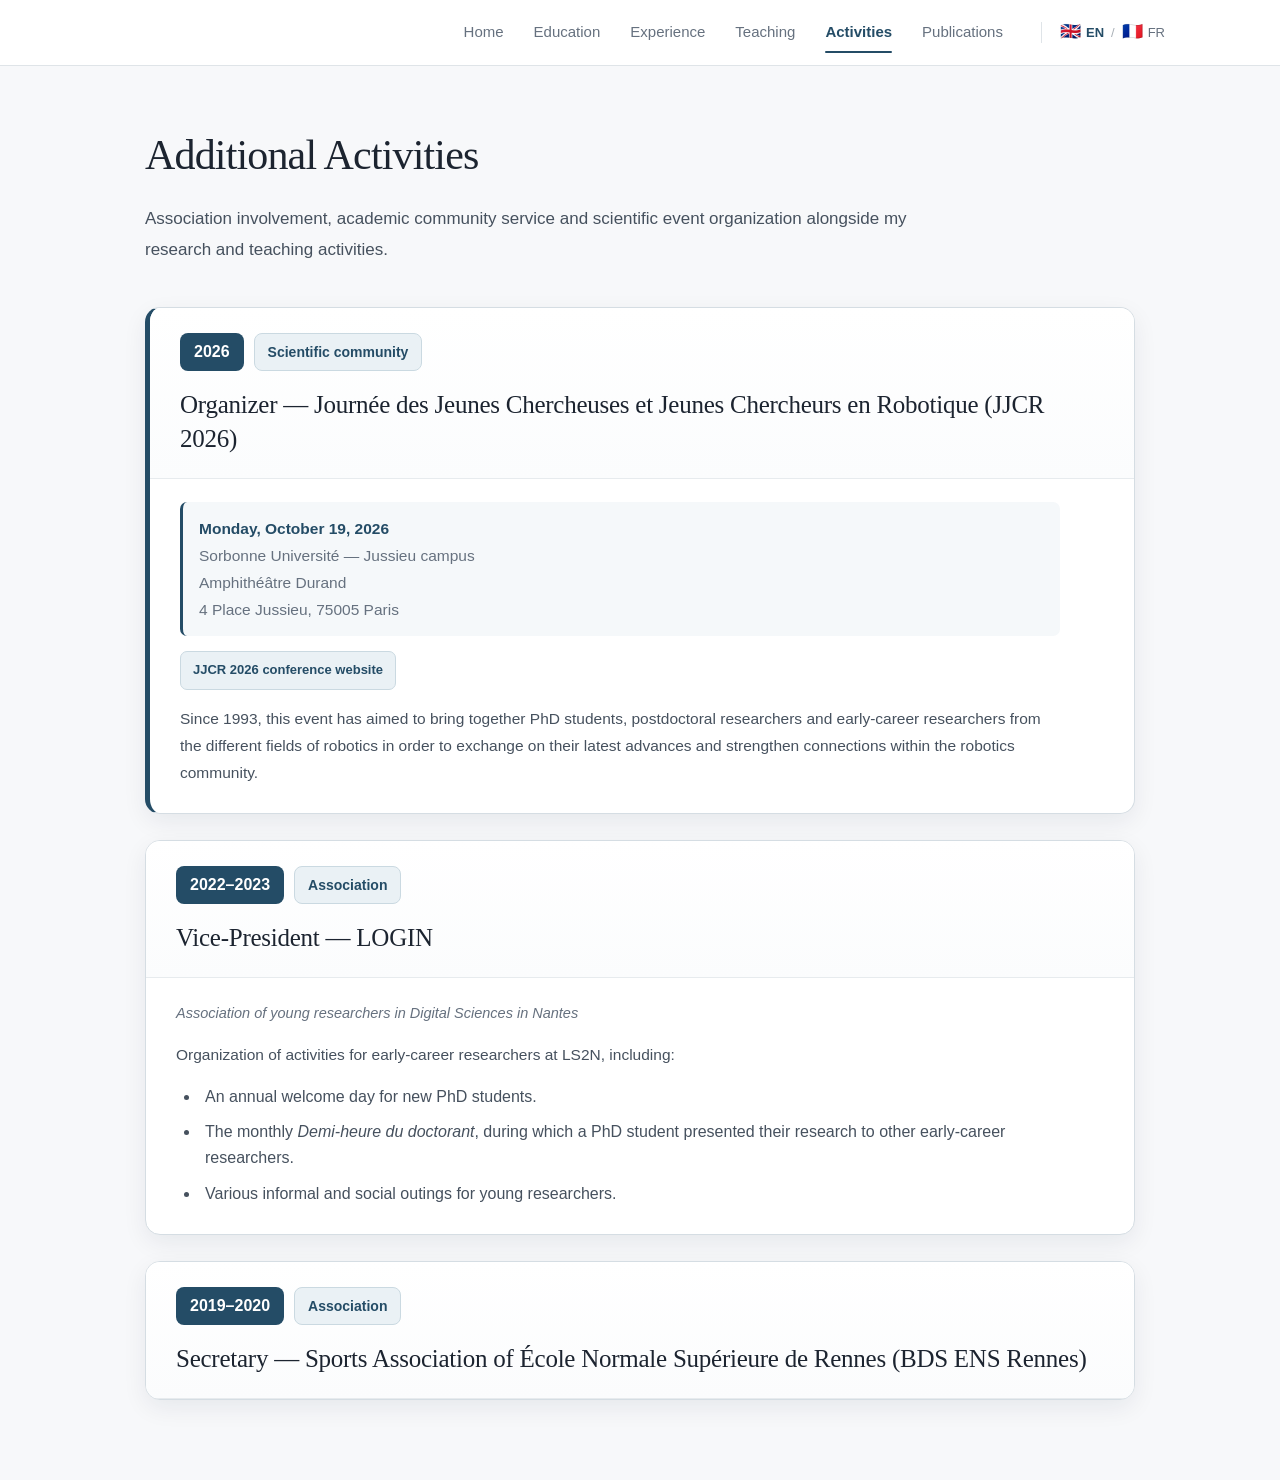
<file: activities.html>
<!doctype html>
<html lang="en">

<head>
  <meta charset="utf-8">
  <meta name="viewport" content="width=device-width, initial-scale=1">

  <title>Additional Activities | Nicolas J. S. Testard</title>

  <meta
    name="description"
    content="Academic community service, association involvement and event organization by Nicolas J. S. Testard."
  >

  <meta name="author" content="Nicolas J. S. Testard">
  <meta name="robots" content="index, follow">

  <link rel="stylesheet" href="style.css">

  <link rel="canonical" href="https://nicolas-js-testard.github.io/activities.html">
  <link rel="alternate" hreflang="en" href="https://nicolas-js-testard.github.io/activities.html">
  <link rel="alternate" hreflang="fr" href="https://nicolas-js-testard.github.io/fr/activities.html">
  <link rel="alternate" hreflang="x-default" href="https://nicolas-js-testard.github.io/activities.html">
</head>

<body>

<nav class="navbar">
  <a href="index.html">Home</a>
  <a href="education.html">Education</a>
  <a href="experience.html">Experience</a>
  <a href="teaching.html">Teaching</a>
  <a class="active" href="activities.html">Activities</a>
  <a href="publications.html">Publications</a>

  <span class="lang-switch" aria-label="Language selection">
    <strong>
      <span class="flag" aria-hidden="true">🇬🇧</span>
      EN
    </strong>
    <span class="lang-separator" aria-hidden="true">/</span>
    <a href="fr/activities.html" lang="fr" hreflang="fr">
      <span class="flag" aria-hidden="true">🇫🇷</span>
      FR
    </a>
  </span>
</nav>

<main class="page activities-page">

  <h1>Additional Activities</h1>

  <p class="activities-intro">
    Association involvement, academic community service and scientific event
    organization alongside my research and teaching activities.
  </p>

  <section class="activities-list">

    <!-- ==================================================
         JJCR 2026
         ================================================== -->
    <article class="activity-card activity-featured">

      <header class="activity-card-header">

        <div class="activity-meta">
          <span class="activity-year">2026</span>
          <span class="activity-type">Scientific community</span>
        </div>

        <h2>
          Organizer — Journée des Jeunes Chercheuses et Jeunes Chercheurs en
          Robotique (JJCR 2026)
        </h2>

      </header>

      <div class="activity-card-body">

        <p class="activity-location">
          <strong>Monday, October 19, 2026</strong><br>
          Sorbonne Université — Jussieu campus<br>
          Amphithéâtre Durand<br>
          4 Place Jussieu, 75005 Paris
        </p>

        <p class="activity-link">
          <a
            href="https://jjcr-2026.sciencesconf.org/"
            target="_blank"
            rel="noopener noreferrer"
          >
            JJCR 2026 conference website
          </a>
        </p>

        <p>
          Since 1993, this event has aimed to bring together PhD students,
          postdoctoral researchers and early-career researchers from the
          different fields of robotics in order to exchange on their latest
          advances and strengthen connections within the robotics community.
        </p>

      </div>

    </article>


    <!-- ==================================================
         LOGIN
         ================================================== -->
    <article class="activity-card">

      <header class="activity-card-header">

        <div class="activity-meta">
          <span class="activity-year">2022–2023</span>
          <span class="activity-type">Association</span>
        </div>

        <h2>
          Vice-President — LOGIN
        </h2>

      </header>

      <div class="activity-card-body">

        <p class="activity-organization">
          Association of young researchers in Digital Sciences in Nantes
        </p>

        <p>
          Organization of activities for early-career researchers at LS2N,
          including:
        </p>

        <ul class="activity-bullets">
          <li>
            An annual welcome day for new PhD students.
          </li>
          <li>
            The monthly <em>Demi-heure du doctorant</em>, during which a PhD
            student presented their research to other early-career researchers.
          </li>
          <li>
            Various informal and social outings for young researchers.
          </li>
        </ul>

      </div>

    </article>


    <!-- ==================================================
         BDS ENS RENNES
         ================================================== -->
    <article class="activity-card">

      <header class="activity-card-header">

        <div class="activity-meta">
          <span class="activity-year">2019–2020</span>
          <span class="activity-type">Association</span>
        </div>

        <h2>
          Secretary — Sports Association of École Normale Supérieure de Rennes
          (BDS ENS Rennes)
        </h2>

      </header>

    </article>

  </section>

</main>

</body>
</html>
</file>
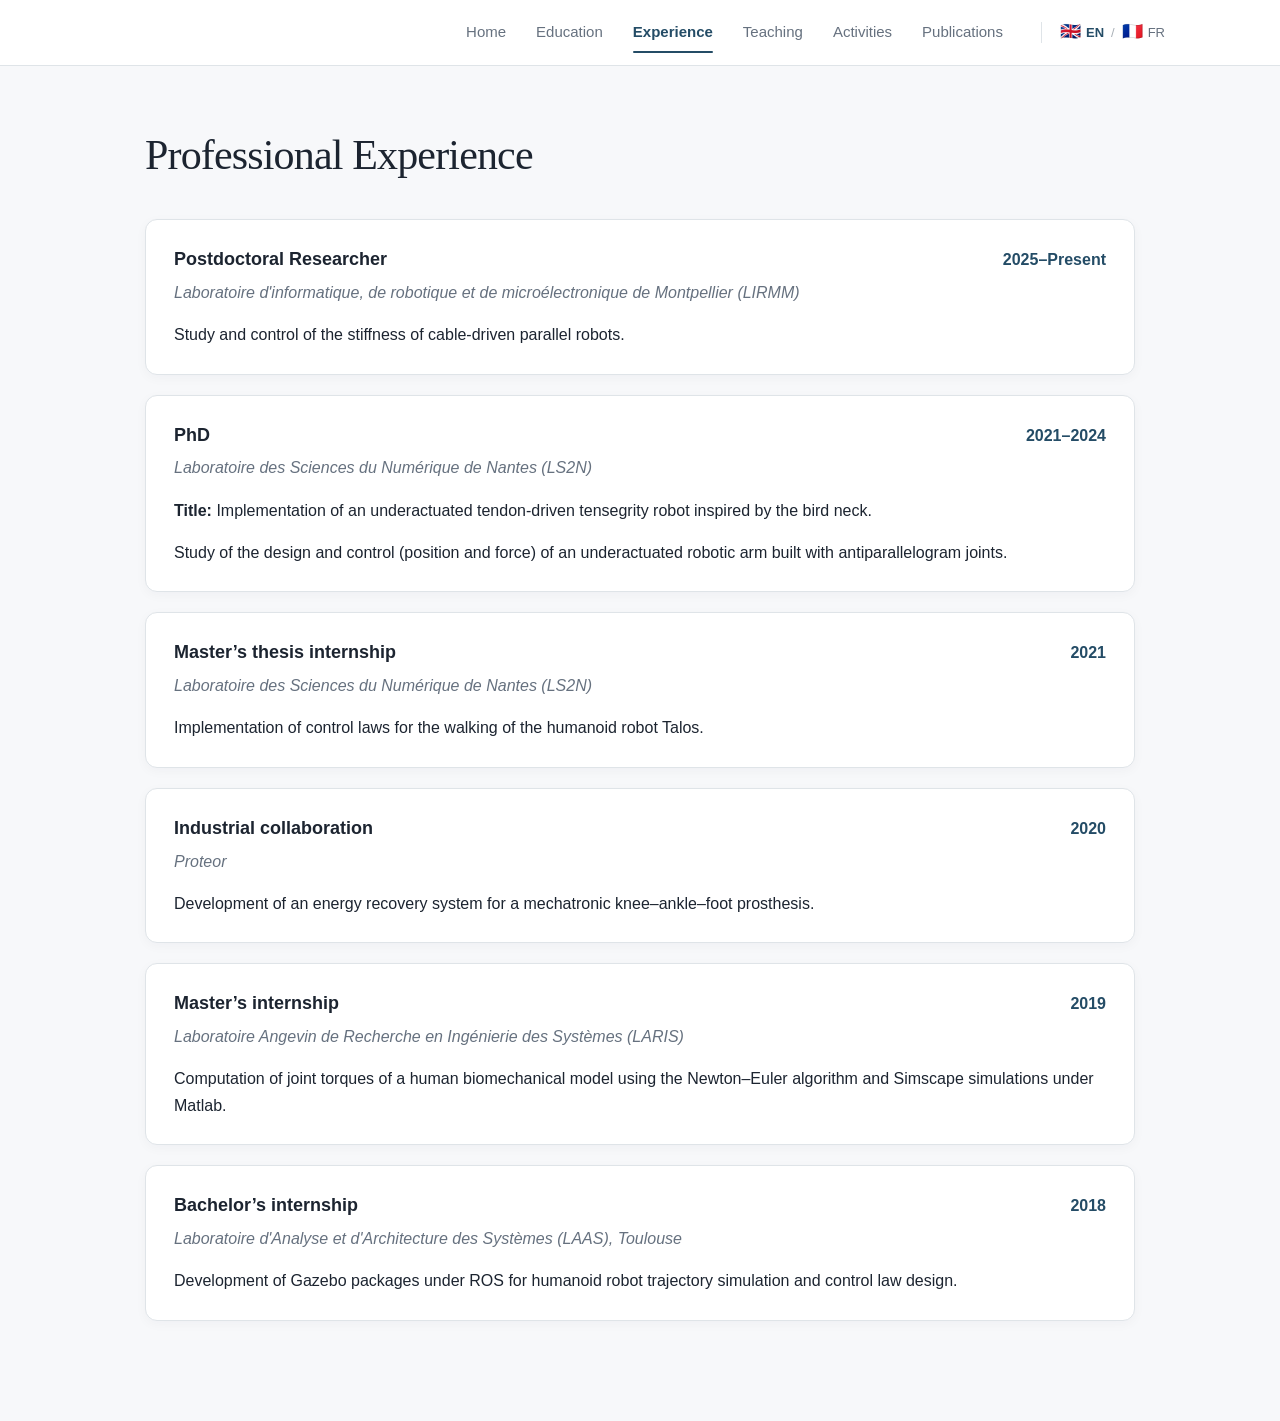
<file: experience.html>
<!doctype html>
<html lang="en">
<head>
  <meta charset="utf-8">
  <meta name="viewport" content="width=device-width, initial-scale=1">

  <title>Experience | Nicolas J. S. Testard</title>

  <link rel="stylesheet" href="style.css">

  <link rel="canonical" href="https://nicolas-js-testard.github.io/experience.html">

  <link rel="alternate" hreflang="en" href="https://nicolas-js-testard.github.io/experience.html">
  <link rel="alternate" hreflang="fr" href="https://nicolas-js-testard.github.io/fr/experience.html">
  <link rel="alternate" hreflang="x-default" href="https://nicolas-js-testard.github.io/experience.html">

</head>

<body>

<nav class="navbar">
  <a href="index.html">Home</a>
  <a href="education.html">Education</a>
  <a class="active" href="experience.html">Experience</a>
  <a href="teaching.html">Teaching</a>
  <a href="activities.html">Activities</a>
  <a href="publications.html">Publications</a>

  <span class="lang-switch" aria-label="Language selection">
    <strong>
      <span class="flag" aria-hidden="true">🇬🇧</span>
      EN
    </strong>
    <span class="lang-separator" aria-hidden="true">/</span>
    <a href="fr/experience.html" lang="fr" hreflang="fr">
      <span class="flag" aria-hidden="true">🇫🇷</span>
      FR
    </a>
  </span>
</nav>

<main class="page">

  <h1>Professional Experience</h1>

  <div class="entry">
    <div class="entry-head">
      <strong>Postdoctoral Researcher</strong>
      <strong>2025–Present</strong>
    </div>

    <em>
      Laboratoire d'informatique, de robotique et de
      microélectronique de Montpellier (LIRMM)
    </em>

    <p>
      Study and control of the stiffness of cable-driven
      parallel robots.
    </p>
  </div>


  <div class="entry">
    <div class="entry-head">
      <strong>PhD</strong>
      <strong>2021–2024</strong>
    </div>

    <em>
      Laboratoire des Sciences du Numérique de Nantes (LS2N)
    </em>

    <p>
      <strong>Title:</strong>
      Implementation of an underactuated tendon-driven
      tensegrity robot inspired by the bird neck.
    </p>

    <p>
      Study of the design and control (position and force)
      of an underactuated robotic arm built with
      antiparallelogram joints.
    </p>
  </div>


  <div class="entry">
    <div class="entry-head">
      <strong>Master’s thesis internship</strong>
      <strong>2021</strong>
    </div>

    <em>
      Laboratoire des Sciences du Numérique de Nantes (LS2N)
    </em>

    <p>
      Implementation of control laws for the walking
      of the humanoid robot Talos.
    </p>
  </div>


  <div class="entry">
    <div class="entry-head">
      <strong>Industrial collaboration</strong>
      <strong>2020</strong>
    </div>

    <em>Proteor</em>

    <p>
      Development of an energy recovery system for a
      mechatronic knee–ankle–foot prosthesis.
    </p>
  </div>


  <div class="entry">
    <div class="entry-head">
      <strong>Master’s internship</strong>
      <strong>2019</strong>
    </div>

    <em>
      Laboratoire Angevin de Recherche en Ingénierie
      des Systèmes (LARIS)
    </em>

    <p>
      Computation of joint torques of a human biomechanical
      model using the Newton–Euler algorithm and Simscape
      simulations under Matlab.
    </p>
  </div>


  <div class="entry">
    <div class="entry-head">
      <strong>Bachelor’s internship</strong>
      <strong>2018</strong>
    </div>

    <em>
      Laboratoire d'Analyse et d'Architecture
      des Systèmes (LAAS), Toulouse
    </em>

    <p>
      Development of Gazebo packages under ROS for humanoid
      robot trajectory simulation and control law design.
    </p>
  </div>

</main>

</body>
</html>
</file>
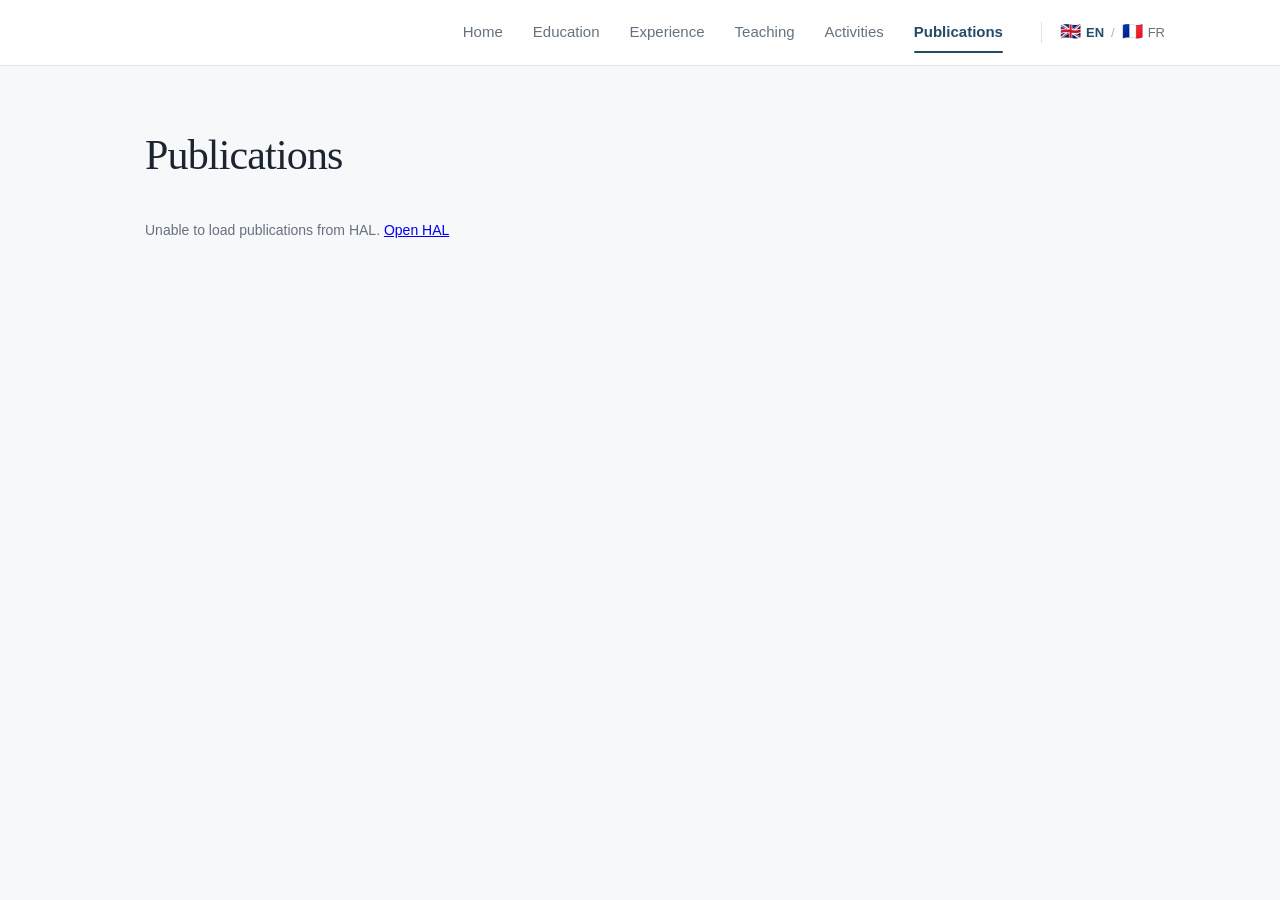
<file: publications.html>
<!doctype html>
<html lang="en">

<head>

  <meta charset="utf-8">

  <meta name="viewport"
        content="width=device-width, initial-scale=1">

  <title>
    Publications | Nicolas J. S. Testard
  </title>

  <meta
    name="description"
    content="Scientific publications of Nicolas J. S. Testard."
  >

  <link rel="stylesheet" href="style.css">


  <link rel="canonical" href="https://nicolas-js-testard.github.io/publications.html">

  <link rel="alternate" hreflang="en" href="https://nicolas-js-testard.github.io/publications.html">
  <link rel="alternate" hreflang="fr" href="https://nicolas-js-testard.github.io/fr/publications.html">
  <link rel="alternate" hreflang="x-default" href="https://nicolas-js-testard.github.io/publications.html">

</head>


<body>


<!-- ======================================================
     NAVIGATION
     ====================================================== -->

<nav class="navbar">
  <a href="index.html">Home</a>
  <a href="education.html">Education</a>
  <a href="experience.html">Experience</a>
  <a href="teaching.html">Teaching</a>
  <a href="activities.html">Activities</a>
  <a class="active" href="publications.html">Publications</a>

  <span class="lang-switch" aria-label="Language selection">
    <strong>
      <span class="flag" aria-hidden="true">🇬🇧</span>
      EN
    </strong>
    <span class="lang-separator" aria-hidden="true">/</span>
    <a href="fr/publications.html" lang="fr" hreflang="fr">
      <span class="flag" aria-hidden="true">🇫🇷</span>
      FR
    </a>
  </span>
</nav>



<!-- ======================================================
     PAGE
     ====================================================== -->

<main class="page pubs">

  <h1>Publications</h1>

  <p id="hal-status">
    Loading publications from HAL...
  </p>

  <div id="hal-publications"></div>

</main>



<script>

/* =========================================================
   HAL API
   ========================================================= */

const HAL_API =
  "https://api.archives-ouvertes.fr/search/";



/* =========================================================
   AUTHOR
   ========================================================= */

const authorQuery = [

  'authFullName_s:"Nicolas J.S. Testard"',

  'authFullName_s:"Nicolas J S Testard"',

  'authFullName_s:"Nicolas J. S. Testard"',

  'authFullName_s:"Nicolas Testard"'

].join(" OR ");



/* =========================================================
   FIELDS RETRIEVED FROM HAL
   ========================================================= */

const fields = [

  "title_s",

  "authFullName_s",

  "docType_s",

  "journalTitle_s",

  "conferenceTitle_s",

  "bookTitle_s",

  "producedDateY_i",

  "volume_s",

  "issue_s",

  "page_s",

  "uri_s",

  "doiId_s",

  "halId_s",

  /* Used to distinguish
     international / national conferences */
  "audience_s"

].join(",");



/* =========================================================
   API REQUEST
   ========================================================= */

const params = new URLSearchParams({

  q: `(${authorQuery})`,

  fl: fields,

  rows: "100",

  sort: "producedDateY_i desc",

  wt: "json"

});


const url =
  `${HAL_API}?${params.toString()}`;


const status =
  document.getElementById("hal-status");


const container =
  document.getElementById("hal-publications");



/* =========================================================
   UTILITIES
   ========================================================= */

function first(value) {

  if (Array.isArray(value)) {

    return value[0];

  }

  return value;

}



function escapeHTML(value = "") {

  return String(value)

    .replaceAll("&", "&amp;")

    .replaceAll("<", "&lt;")

    .replaceAll(">", "&gt;")

    .replaceAll('"', "&quot;")

    .replaceAll("'", "&#039;");

}



/* =========================================================
   IDENTIFY MY NAME
   ========================================================= */

function isMe(name) {

  const normalized =
    String(name)

      .toLowerCase()

      .replaceAll(".", "")

      .replace(/\s+/g, " ")

      .trim();


  return (

    normalized.includes("testard")

    &&

    (
      normalized.includes("nicolas")
      ||
      normalized.startsWith("n ")
    )

  );

}



/* =========================================================
   FORMAT AUTHORS
   ========================================================= */

function formatAuthors(authors = []) {

  if (!Array.isArray(authors)) {

    authors = [authors];

  }


  return authors

    .map(author => {

      const safeAuthor =
        escapeHTML(author);


      if (isMe(author)) {

        return `<strong>${safeAuthor}</strong>`;

      }


      return safeAuthor;

    })

    .join(", ");

}



/* =========================================================
   JOURNAL / CONFERENCE NAME
   ========================================================= */

function getVenue(doc) {

  return (

    first(doc.journalTitle_s)

    ||

    first(doc.conferenceTitle_s)

    ||

    first(doc.bookTitle_s)

    ||

    ""

  );

}



/* =========================================================
   IEEE-LIKE REFERENCE
   ========================================================= */

function formatReference(doc) {

  const authors =
    formatAuthors(
      doc.authFullName_s || []
    );


  const title =
    escapeHTML(
      first(doc.title_s)
      || "Untitled"
    );


  const venue =
    escapeHTML(
      getVenue(doc)
    );


  const year =
    escapeHTML(
      doc.producedDateY_i || ""
    );


  const volume =
    escapeHTML(
      first(doc.volume_s) || ""
    );


  const issue =
    escapeHTML(
      first(doc.issue_s) || ""
    );


  const pages =
    escapeHTML(
      first(doc.page_s) || ""
    );


  const halURL =
    escapeHTML(
      first(doc.uri_s) || ""
    );


  const doi =
    escapeHTML(
      first(doc.doiId_s) || ""
    );


  /* -------------------------------------------------------
     Main reference
     ------------------------------------------------------- */

  let reference =
    `${authors}, “${title},”`;


  if (venue) {

    reference +=
      ` <em>${venue}</em>`;

  }


  if (volume) {

    reference +=
      `, vol. ${volume}`;

  }


  if (issue) {

    reference +=
      `, no. ${issue}`;

  }


  if (pages) {

    const pageLabel =

      pages.includes("-")
      ||
      pages.includes("–")

      ? "pp."

      : "p.";


    reference +=
      `, ${pageLabel} ${pages}`;

  }


  if (year) {

    reference +=
      `, ${year}`;

  }


  reference += ".";



  /* -------------------------------------------------------
     Links
     ------------------------------------------------------- */

  const links = [];


  if (halURL) {

    links.push(`

      <a
        class="link"
        href="${halURL}"
        target="_blank"
        rel="noopener noreferrer">

        HAL

      </a>

    `);

  }


  if (doi) {

    links.push(`

      <a
        class="link"
        href="https://doi.org/${encodeURI(doi)}"
        target="_blank"
        rel="noopener noreferrer">

        DOI

      </a>

    `);

  }


  return `

    ${reference}

    ${links.join(" ")}

  `;

}



/* =========================================================
   DOCUMENT CLASSIFICATION
   ========================================================= */

function getGroup(doc) {

  const type =
    first(doc.docType_s) || "";


  const audience =
    String(
      first(doc.audience_s) || ""
    );


  /* -------------------------------------------------------
     JOURNAL ARTICLES
     ------------------------------------------------------- */

  if (type === "ART") {

    return "journals";

  }



  /* -------------------------------------------------------
     CONFERENCE PAPERS

     HAL:
       audience = 2
       -> international

       audience = 0, 1 or 3
       -> national
     ------------------------------------------------------- */

  if (
    type === "COMM"
    ||
    type === "POSTER"
  ) {

    if (audience === "2") {

      return "internationalConferences";

    }


    if (
      audience === "0"
      ||
      audience === "1"
      ||
      audience === "3"
    ) {

      return "nationalConferences";

    }


    /*
      If HAL does not contain
      audience information,
      do not guess.
    */

    return "unclassifiedConferences";

  }



  /* -------------------------------------------------------
     THESES

     THESE = PhD thesis
     MEM   = Master's thesis / dissertation
     HDR   = Habilitation
     ------------------------------------------------------- */

  if (
    type === "THESE"
    ||
    type === "MEM"
    ||
    type === "HDR"
  ) {

    return "theses";

  }



  /* -------------------------------------------------------
     TECHNICAL / RESEARCH REPORTS
     ------------------------------------------------------- */

  if (type === "REPORT") {

    return "reports";

  }



  /* -------------------------------------------------------
     OTHER DOCUMENTS
     ------------------------------------------------------- */

  return "other";

}



/* =========================================================
   DISPLAY SECTION
   ========================================================= */

function renderSection(
  title,
  documents
) {

  if (documents.length === 0) {

    return "";

  }


  const items = documents

    .map(doc => `

      <li>

        ${formatReference(doc)}

      </li>

    `)

    .join("");


  return `

    <section>

      <h3>
        ${escapeHTML(title)}
      </h3>

      <ol class="bib">

        ${items}

      </ol>

    </section>

  `;

}



/* =========================================================
   LOAD DATA FROM HAL
   ========================================================= */

fetch(url, {

  /*
    Avoid keeping an old
    publication list in cache.
  */

  cache: "no-store"

})


.then(response => {


  if (!response.ok) {

    throw new Error(
      `HAL API error: ${response.status}`
    );

  }


  return response.json();

})


.then(data => {


  const documents =
    data?.response?.docs || [];



  /* =======================================================
     REMOVE DUPLICATES
     ======================================================= */

  const seen =
    new Set();


  const uniqueDocuments =
    documents.filter(doc => {


      const key =

        first(doc.halId_s)

        ||

        first(doc.uri_s)

        ||

        first(doc.title_s);


      if (!key) {

        return false;

      }


      if (seen.has(key)) {

        return false;

      }


      seen.add(key);


      return true;

    });



  /* =======================================================
     GROUPS
     ======================================================= */

  const groups = {

    journals: [],

    internationalConferences: [],

    nationalConferences: [],

    unclassifiedConferences: [],

    theses: [],

    reports: [],

    other: []

  };



  /* =======================================================
     CLASSIFY
     ======================================================= */

  uniqueDocuments.forEach(doc => {

    const group =
      getGroup(doc);


    groups[group].push(doc);

  });



  /* =======================================================
     DISPLAY
     ======================================================= */

  container.innerHTML = [


    renderSection(

      "International Journal Articles",

      groups.journals

    ),



    renderSection(

      "International Conference Papers",

      groups.internationalConferences

    ),



    renderSection(

      "National Conference Papers",

      groups.nationalConferences

    ),



    /*
      This section only appears
      if HAL has a conference without
      national/international information.
    */

    renderSection(

      "Other Conference Papers",

      groups.unclassifiedConferences

    ),



    renderSection(

      "Theses",

      groups.theses

    ),



    renderSection(

      "Technical and Research Reports",

      groups.reports

    ),



    renderSection(

      "Other Publications",

      groups.other

    )


  ].join("");



  /* =======================================================
     STATUS
     ======================================================= */

  status.textContent =

    `${uniqueDocuments.length} publication${
      uniqueDocuments.length > 1
        ? "s"
        : ""
    } retrieved from HAL.`;

})


.catch(error => {


  console.error(error);


  status.innerHTML = `

    Unable to load publications from HAL.

    <a
      href="https://hal.science/search/index/?q=Nicolas+Testard"
      target="_blank"
      rel="noopener noreferrer">

      Open HAL

    </a>

  `;

});


</script>


</body>

</html>
</file>
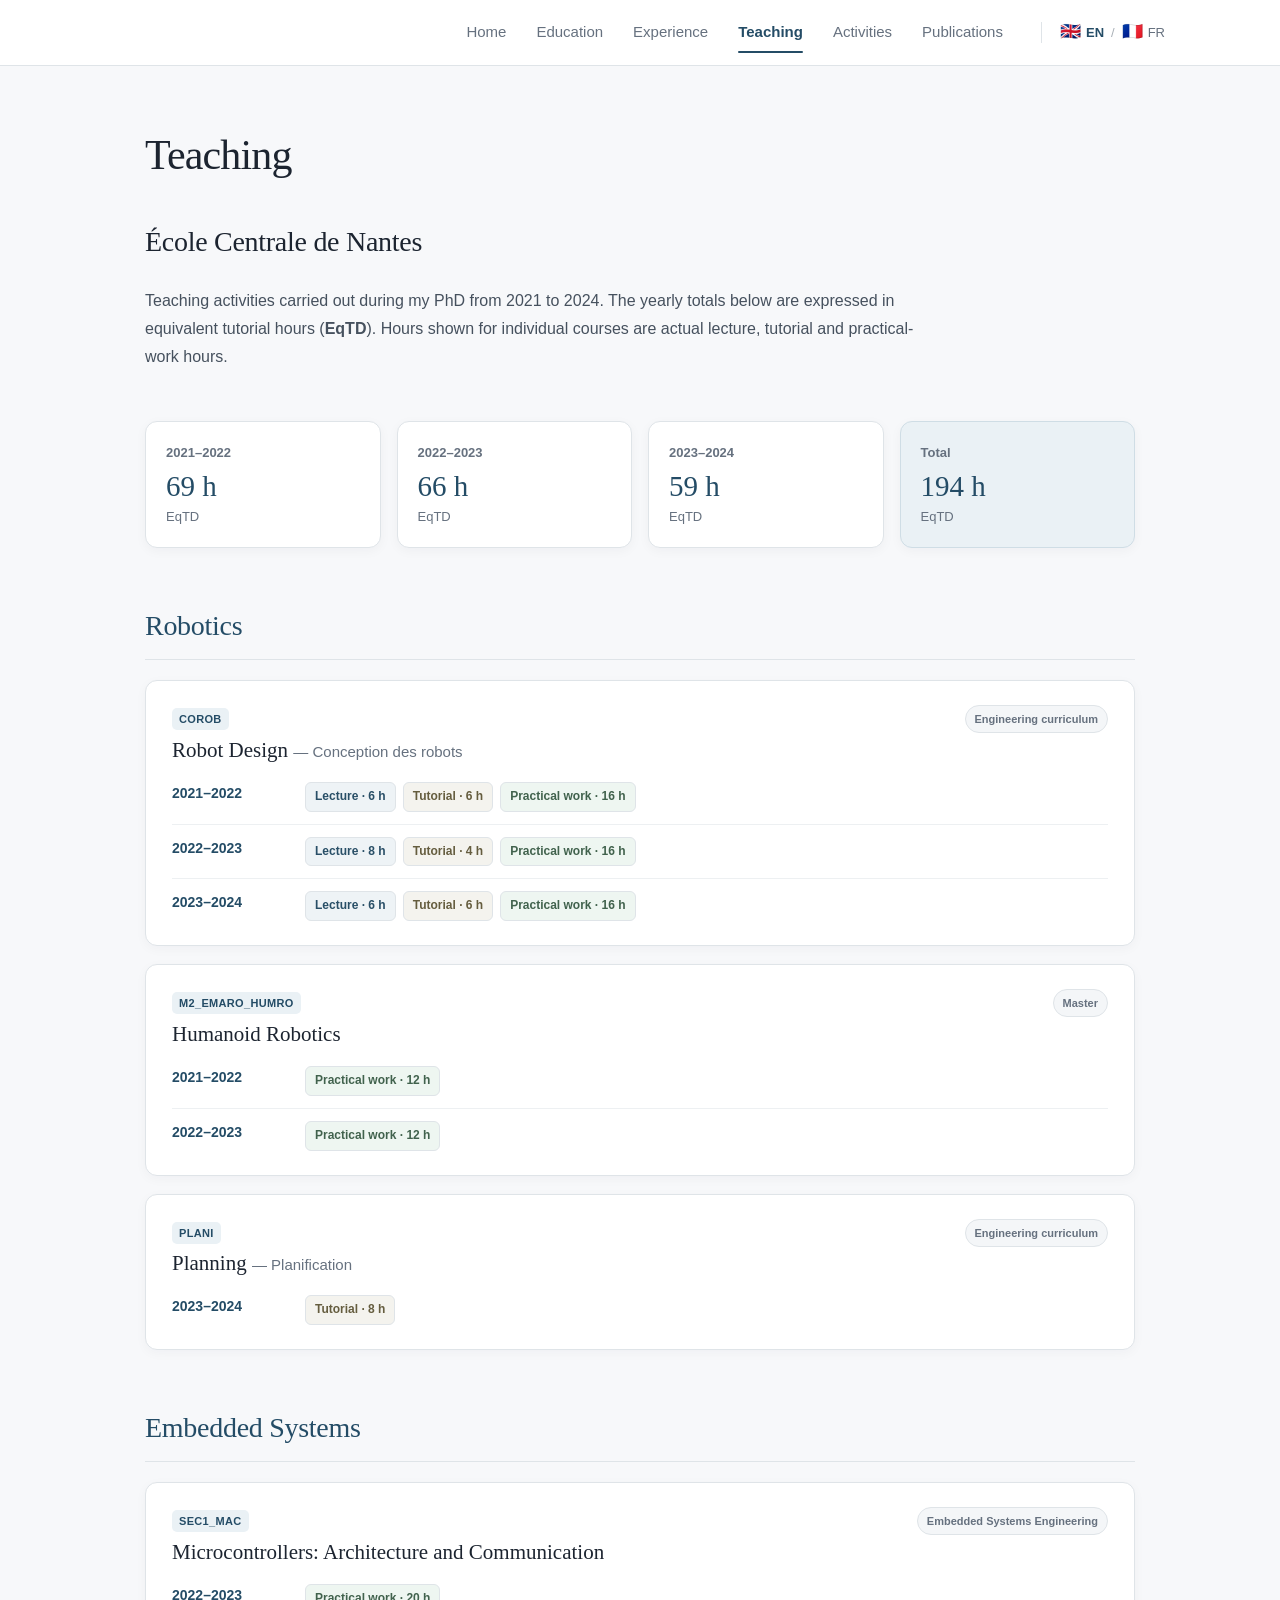
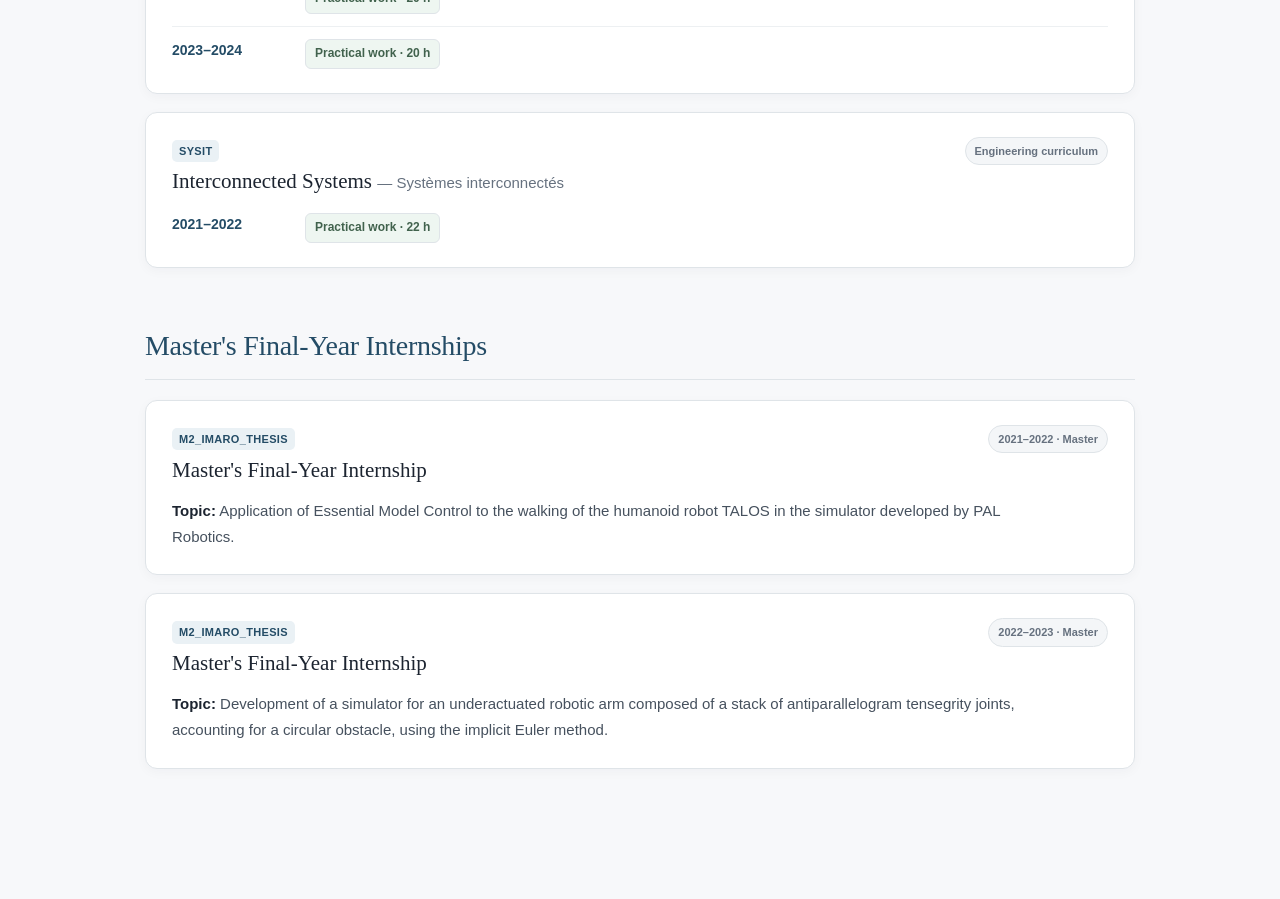
<file: teaching.html>
<!doctype html>
<html lang="en">

<head>
  <meta charset="utf-8">
  <meta name="viewport" content="width=device-width, initial-scale=1">

  <title>Teaching | Nicolas J. S. Testard</title>

  <meta
    name="description"
    content="Teaching activities of Nicolas J. S. Testard at École Centrale de Nantes from 2021 to 2024."
  >

  <meta name="author" content="Nicolas J. S. Testard">
  <meta name="robots" content="index, follow">

  <link rel="stylesheet" href="style.css">

  <link rel="canonical" href="https://nicolas-js-testard.github.io/teaching.html">
  <link rel="alternate" hreflang="en" href="https://nicolas-js-testard.github.io/teaching.html">
  <link rel="alternate" hreflang="fr" href="https://nicolas-js-testard.github.io/fr/teaching.html">
  <link rel="alternate" hreflang="x-default" href="https://nicolas-js-testard.github.io/teaching.html">
</head>

<body>

<nav class="navbar">
  <a href="index.html">Home</a>
  <a href="education.html">Education</a>
  <a href="experience.html">Experience</a>
  <a class="active" href="teaching.html">Teaching</a>
  <a href="activities.html">Activities</a>
  <a href="publications.html">Publications</a>

  <span class="lang-switch" aria-label="Language selection">
    <strong>
      <span class="flag" aria-hidden="true">🇬🇧</span>
      EN
    </strong>
    <span class="lang-separator" aria-hidden="true">/</span>
    <a href="fr/teaching.html" lang="fr" hreflang="fr">
      <span class="flag" aria-hidden="true">🇫🇷</span>
      FR
    </a>
  </span>
</nav>

<main class="page teaching-page">

  <h1>Teaching</h1>

  <section class="teaching-intro">
    <h2>École Centrale de Nantes</h2>
    <p>
      Teaching activities carried out during my PhD from 2021 to 2024.
      The yearly totals below are expressed in equivalent tutorial hours
      (<strong>EqTD</strong>). Hours shown for individual courses are actual
      lecture, tutorial and practical-work hours. 
    </p>
  </section>

  <section class="teaching-summary" aria-label="Teaching workload summary">

    <div class="teaching-stat">
      <span class="teaching-year">2021–2022</span>
      <strong>69 h</strong>
      <span>EqTD</span>
    </div>

    <div class="teaching-stat">
      <span class="teaching-year">2022–2023</span>
      <strong>66 h</strong>
      <span>EqTD</span>
    </div>

    <div class="teaching-stat">
      <span class="teaching-year">2023–2024</span>
      <strong>59 h</strong>
      <span>EqTD</span>
    </div>

    <div class="teaching-stat teaching-stat-total">
      <span class="teaching-year">Total</span>
      <strong>194 h</strong>
      <span>EqTD</span>
    </div>

  </section>

  <section class="teaching-category">
    <h2>Robotics</h2>

    <article class="course-card">
      <div class="course-header">
        <div>
          <span class="course-code">COROB</span>
          <h3>Robot Design <span class="course-original">— Conception des robots</span></h3>
        </div>
        <span class="course-level">Engineering curriculum</span>
      </div>

      <div class="course-years">
        <div class="course-year-row">
          <strong>2021–2022</strong>
          <div class="course-hours">
            <span class="hour-badge lecture">Lecture · 6 h</span>
            <span class="hour-badge tutorial">Tutorial · 6 h</span>
            <span class="hour-badge practical">Practical work · 16 h</span>
          </div>
        </div>

        <div class="course-year-row">
          <strong>2022–2023</strong>
          <div class="course-hours">
            <span class="hour-badge lecture">Lecture · 8 h</span>
            <span class="hour-badge tutorial">Tutorial · 4 h</span>
            <span class="hour-badge practical">Practical work · 16 h</span>
          </div>
        </div>

        <div class="course-year-row">
          <strong>2023–2024</strong>
          <div class="course-hours">
            <span class="hour-badge lecture">Lecture · 6 h</span>
            <span class="hour-badge tutorial">Tutorial · 6 h</span>
            <span class="hour-badge practical">Practical work · 16 h</span>
          </div>
        </div>
      </div>
    </article>

    <article class="course-card">
      <div class="course-header">
        <div>
          <span class="course-code">M2_EMARO_HUMRO</span>
          <h3>Humanoid Robotics</h3>
        </div>
        <span class="course-level">Master</span>
      </div>

      <div class="course-years">
        <div class="course-year-row">
          <strong>2021–2022</strong>
          <div class="course-hours">
            <span class="hour-badge practical">Practical work · 12 h</span>
          </div>
        </div>

        <div class="course-year-row">
          <strong>2022–2023</strong>
          <div class="course-hours">
            <span class="hour-badge practical">Practical work · 12 h</span>
          </div>
        </div>
      </div>
    </article>

    <article class="course-card">
      <div class="course-header">
        <div>
          <span class="course-code">PLANI</span>
          <h3>Planning <span class="course-original">— Planification</span></h3>
        </div>
        <span class="course-level">Engineering curriculum</span>
      </div>

      <div class="course-years">
        <div class="course-year-row">
          <strong>2023–2024</strong>
          <div class="course-hours">
            <span class="hour-badge tutorial">Tutorial · 8 h</span>
          </div>
        </div>
      </div>
    </article>

  </section>

  <section class="teaching-category">
    <h2>Embedded Systems</h2>

    <article class="course-card">
      <div class="course-header">
        <div>
          <span class="course-code">SEC1_MAC</span>
          <h3>Microcontrollers: Architecture and Communication</h3>
        </div>
        <span class="course-level">Embedded Systems Engineering</span>
      </div>

      <div class="course-years">
        <div class="course-year-row">
          <strong>2022–2023</strong>
          <div class="course-hours">
            <span class="hour-badge practical">Practical work · 20 h</span>
          </div>
        </div>

        <div class="course-year-row">
          <strong>2023–2024</strong>
          <div class="course-hours">
            <span class="hour-badge practical">Practical work · 20 h</span>
          </div>
        </div>
      </div>
    </article>

    <article class="course-card">
      <div class="course-header">
        <div>
          <span class="course-code">SYSIT</span>
          <h3>Interconnected Systems <span class="course-original">— Systèmes interconnectés</span></h3>
        </div>
        <span class="course-level">Engineering curriculum</span>
      </div>

      <div class="course-years">
        <div class="course-year-row">
          <strong>2021–2022</strong>
          <div class="course-hours">
            <span class="hour-badge practical">Practical work · 22 h</span>
          </div>
        </div>
      </div>
    </article>

  </section>

    <section class="teaching-category master-internships">
    <h2>Master's Final-Year Internships</h2>

    <article class="course-card internship-card">
      <div class="course-header">
        <div>
          <span class="course-code">M2_IMARO_THESIS</span>
          <h3>Master's Final-Year Internship</h3>
        </div>
        <span class="course-level">2021–2022 · Master</span>
      </div>

      <p class="internship-subject">
        <strong>Topic:</strong>
        Application of Essential Model Control to the walking of the humanoid
        robot TALOS in the simulator developed by PAL Robotics.
      </p>
    </article>

    <article class="course-card internship-card">
      <div class="course-header">
        <div>
          <span class="course-code">M2_IMARO_THESIS</span>
          <h3>Master's Final-Year Internship</h3>
        </div>
        <span class="course-level">2022–2023 · Master</span>
      </div>

      <p class="internship-subject">
        <strong>Topic:</strong>
        Development of a simulator for an underactuated robotic arm composed
        of a stack of antiparallelogram tensegrity joints, accounting for a
        circular obstacle, using the implicit Euler method.
      </p>
    </article>

  </section>

</main>

</body>
</html>
</file>
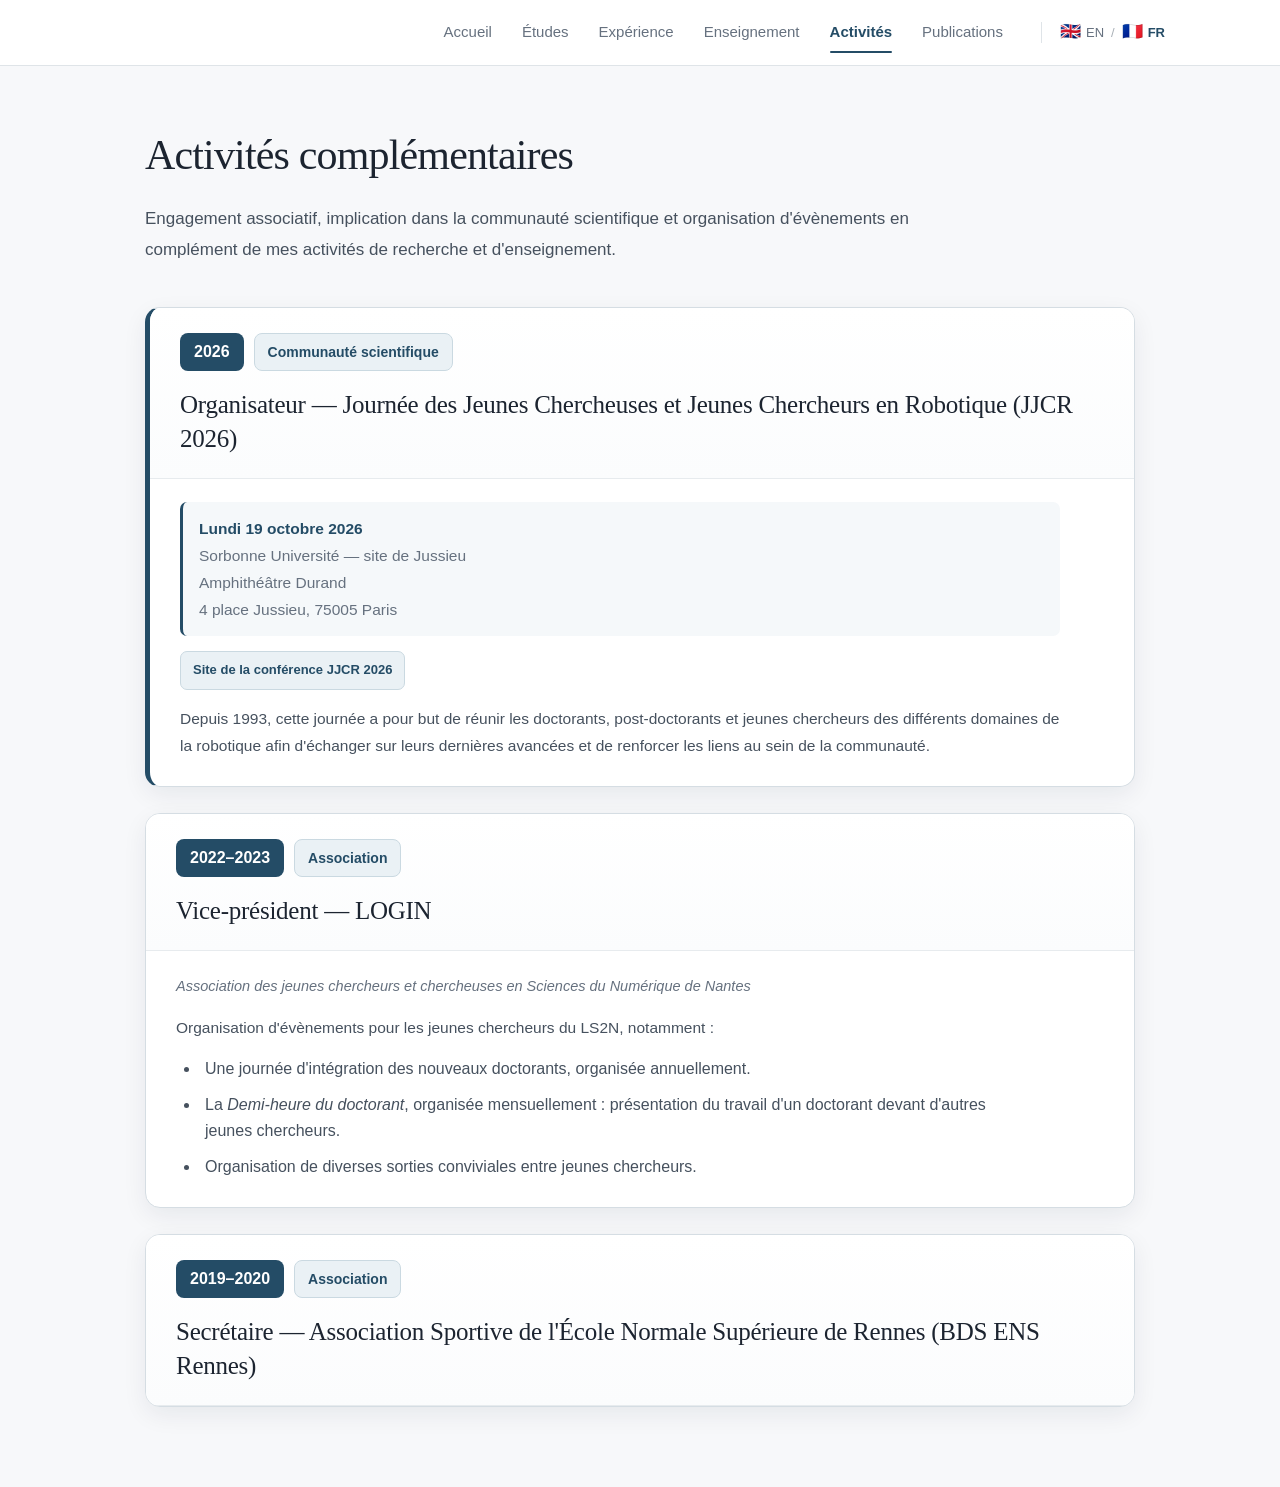
<file: fr/activities.html>
<!doctype html>
<html lang="fr">

<head>
  <meta charset="utf-8">
  <meta name="viewport" content="width=device-width, initial-scale=1">

  <title>Activités complémentaires | Nicolas J. S. Testard</title>

  <meta
    name="description"
    content="Engagement associatif, activités au sein de la communauté scientifique et organisation d'évènements par Nicolas J. S. Testard."
  >

  <meta name="author" content="Nicolas J. S. Testard">
  <meta name="robots" content="index, follow">

  <link rel="stylesheet" href="../style.css">

  <link rel="canonical" href="https://nicolas-js-testard.github.io/fr/activities.html">
  <link rel="alternate" hreflang="en" href="https://nicolas-js-testard.github.io/activities.html">
  <link rel="alternate" hreflang="fr" href="https://nicolas-js-testard.github.io/fr/activities.html">
  <link rel="alternate" hreflang="x-default" href="https://nicolas-js-testard.github.io/activities.html">
</head>

<body>

<nav class="navbar">
  <a href="index.html">Accueil</a>
  <a href="education.html">Études</a>
  <a href="experience.html">Expérience</a>
  <a href="teaching.html">Enseignement</a>
  <a class="active" href="activities.html">Activités</a>
  <a href="publications.html">Publications</a>

  <span class="lang-switch" aria-label="Choix de la langue">
    <a href="../activities.html" lang="en" hreflang="en">
      <span class="flag" aria-hidden="true">🇬🇧</span>
      EN
    </a>
    <span class="lang-separator" aria-hidden="true">/</span>
    <strong>
      <span class="flag" aria-hidden="true">🇫🇷</span>
      FR
    </strong>
  </span>
</nav>

<main class="page activities-page">

  <h1>Activités complémentaires</h1>

  <p class="activities-intro">
    Engagement associatif, implication dans la communauté scientifique et
    organisation d'évènements en complément de mes activités de recherche et
    d'enseignement.
  </p>

  <section class="activities-list">

    <!-- ==================================================
         JJCR 2026
         ================================================== -->
    <article class="activity-card activity-featured">

      <header class="activity-card-header">

        <div class="activity-meta">
          <span class="activity-year">2026</span>
          <span class="activity-type">Communauté scientifique</span>
        </div>

        <h2>
          Organisateur — Journée des Jeunes Chercheuses et Jeunes Chercheurs
          en Robotique (JJCR 2026)
        </h2>

      </header>

      <div class="activity-card-body">

        <p class="activity-location">
          <strong>Lundi 19 octobre 2026</strong><br>
          Sorbonne Université — site de Jussieu<br>
          Amphithéâtre Durand<br>
          4 place Jussieu, 75005 Paris
        </p>

        <p class="activity-link">
          <a
            href="https://jjcr-2026.sciencesconf.org/"
            target="_blank"
            rel="noopener noreferrer"
          >
            Site de la conférence JJCR 2026
          </a>
        </p>

        <p>
          Depuis 1993, cette journée a pour but de réunir les doctorants,
          post-doctorants et jeunes chercheurs des différents domaines de la
          robotique afin d'échanger sur leurs dernières avancées et de
          renforcer les liens au sein de la communauté.
        </p>

      </div>

    </article>


    <!-- ==================================================
         LOGIN
         ================================================== -->
    <article class="activity-card">

      <header class="activity-card-header">

        <div class="activity-meta">
          <span class="activity-year">2022–2023</span>
          <span class="activity-type">Association</span>
        </div>

        <h2>
          Vice-président — LOGIN
        </h2>

      </header>

      <div class="activity-card-body">

        <p class="activity-organization">
          Association des jeunes chercheurs et chercheuses en Sciences du
          Numérique de Nantes
        </p>

        <p>
          Organisation d'évènements pour les jeunes chercheurs du LS2N,
          notamment :
        </p>

        <ul class="activity-bullets">
          <li>
            Une journée d'intégration des nouveaux doctorants, organisée
            annuellement.
          </li>
          <li>
            La <em>Demi-heure du doctorant</em>, organisée mensuellement :
            présentation du travail d'un doctorant devant d'autres jeunes
            chercheurs.
          </li>
          <li>
            Organisation de diverses sorties conviviales entre jeunes
            chercheurs.
          </li>
        </ul>

      </div>

    </article>


    <!-- ==================================================
         BDS ENS RENNES
         ================================================== -->
    <article class="activity-card">

      <header class="activity-card-header">

        <div class="activity-meta">
          <span class="activity-year">2019–2020</span>
          <span class="activity-type">Association</span>
        </div>

        <h2>
          Secrétaire — Association Sportive de l'École Normale Supérieure de
          Rennes (BDS ENS Rennes)
        </h2>

      </header>

    </article>

  </section>

</main>

</body>
</html>
</file>
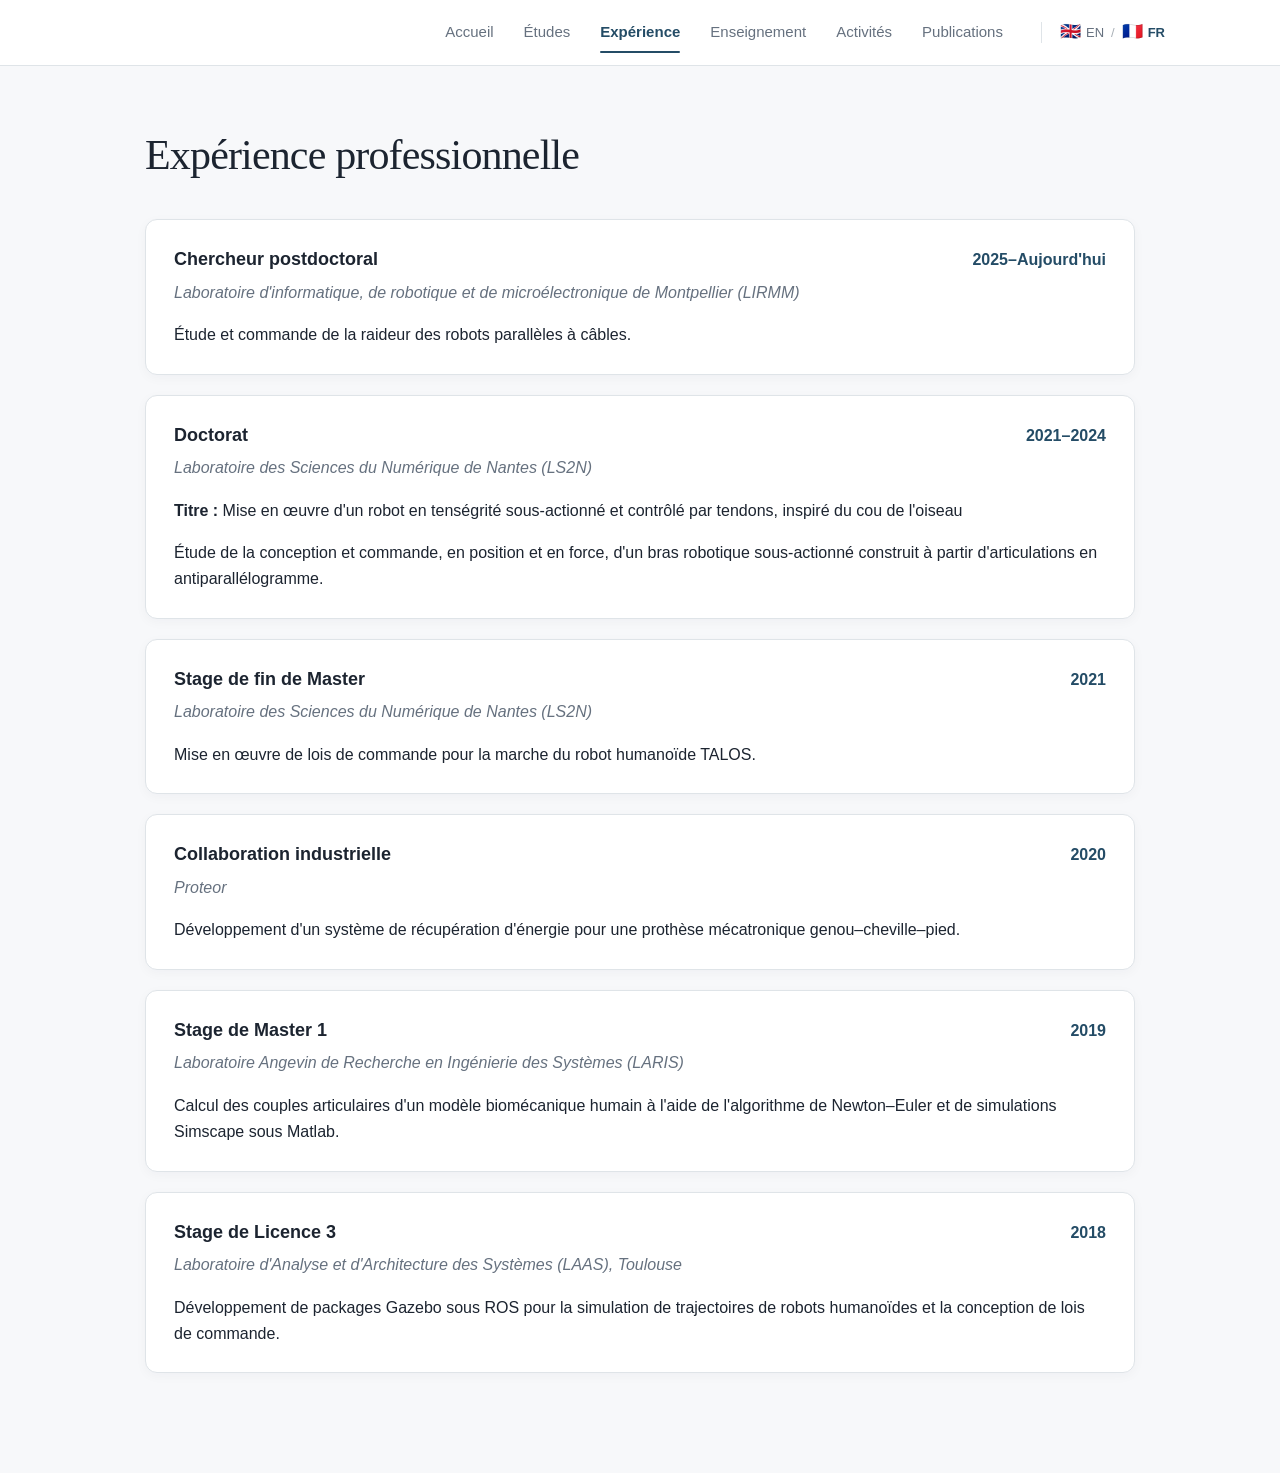
<file: fr/experience.html>
<!doctype html>
<html lang="fr">
<head>
  <meta charset="utf-8">
  <meta name="viewport" content="width=device-width, initial-scale=1">

  <title>Expérience | Nicolas J. S. Testard</title>
  <meta name="description" content="Expériences professionnelles et de recherche de Nicolas J. S. Testard.">
  <meta name="robots" content="index, follow">

  <link rel="stylesheet" href="../style.css">

  <link rel="canonical" href="https://nicolas-js-testard.github.io/fr/experience.html">
  <link rel="alternate" hreflang="en" href="https://nicolas-js-testard.github.io/experience.html">
  <link rel="alternate" hreflang="fr" href="https://nicolas-js-testard.github.io/fr/experience.html">
  <link rel="alternate" hreflang="x-default" href="https://nicolas-js-testard.github.io/experience.html">
</head>

<body>

<nav class="navbar">
  <a href="index.html">Accueil</a>
  <a href="education.html">Études</a>
  <a class="active" href="experience.html">Expérience</a>
  <a href="teaching.html">Enseignement</a>
  <a href="activities.html">Activités</a>
  <a href="publications.html">Publications</a>

  <span class="lang-switch" aria-label="Choix de la langue">
    <a href="../experience.html" lang="en" hreflang="en">
      <span class="flag" aria-hidden="true">🇬🇧</span>
      EN
    </a>
    <span class="lang-separator" aria-hidden="true">/</span>
    <strong>
      <span class="flag" aria-hidden="true">🇫🇷</span>
      FR
    </strong>
  </span>
</nav>

<main class="page">

  <h1>Expérience professionnelle</h1>

  <div class="entry">
    <div class="entry-head">
      <strong>Chercheur postdoctoral</strong>
      <strong>2025–Aujourd'hui</strong>
    </div>

    <em>
      Laboratoire d'informatique, de robotique et de microélectronique de Montpellier (LIRMM)
    </em>

    <p>
      Étude et commande de la raideur des robots parallèles à câbles.
    </p>
  </div>

  <div class="entry">
    <div class="entry-head">
      <strong>Doctorat</strong>
      <strong>2021–2024</strong>
    </div>

    <em>
      Laboratoire des Sciences du Numérique de Nantes (LS2N)
    </em>

    <p>
      <strong>Titre :</strong>
      Mise en œuvre d'un robot en tenségrité sous-actionné et contrôlé par tendons, inspiré
du cou de l'oiseau
    </p>

    <p>
      Étude de la conception et commande, en position et en force,
      d'un bras robotique sous-actionné construit à partir d'articulations
      en antiparallélogramme.
    </p>
  </div>

  <div class="entry">
    <div class="entry-head">
      <strong>Stage de fin de Master</strong>
      <strong>2021</strong>
    </div>

    <em>
      Laboratoire des Sciences du Numérique de Nantes (LS2N)
    </em>

    <p>
      Mise en œuvre de lois de commande pour la marche du robot humanoïde TALOS.
    </p>
  </div>

  <div class="entry">
    <div class="entry-head">
      <strong>Collaboration industrielle</strong>
      <strong>2020</strong>
    </div>

    <em>Proteor</em>

    <p>
      Développement d'un système de récupération d'énergie pour une prothèse
      mécatronique genou–cheville–pied.
    </p>
  </div>

  <div class="entry">
    <div class="entry-head">
      <strong>Stage de Master 1</strong>
      <strong>2019</strong>
    </div>

    <em>
      Laboratoire Angevin de Recherche en Ingénierie des Systèmes (LARIS)
    </em>

    <p>
      Calcul des couples articulaires d'un modèle biomécanique humain à l'aide
      de l'algorithme de Newton–Euler et de simulations Simscape sous Matlab.
    </p>
  </div>

  <div class="entry">
    <div class="entry-head">
      <strong>Stage de Licence 3</strong>
      <strong>2018</strong>
    </div>

    <em>
      Laboratoire d'Analyse et d'Architecture des Systèmes (LAAS), Toulouse
    </em>

    <p>
      Développement de packages Gazebo sous ROS pour la simulation de trajectoires
      de robots humanoïdes et la conception de lois de commande.
    </p>
  </div>

</main>

</body>
</html>
</file>
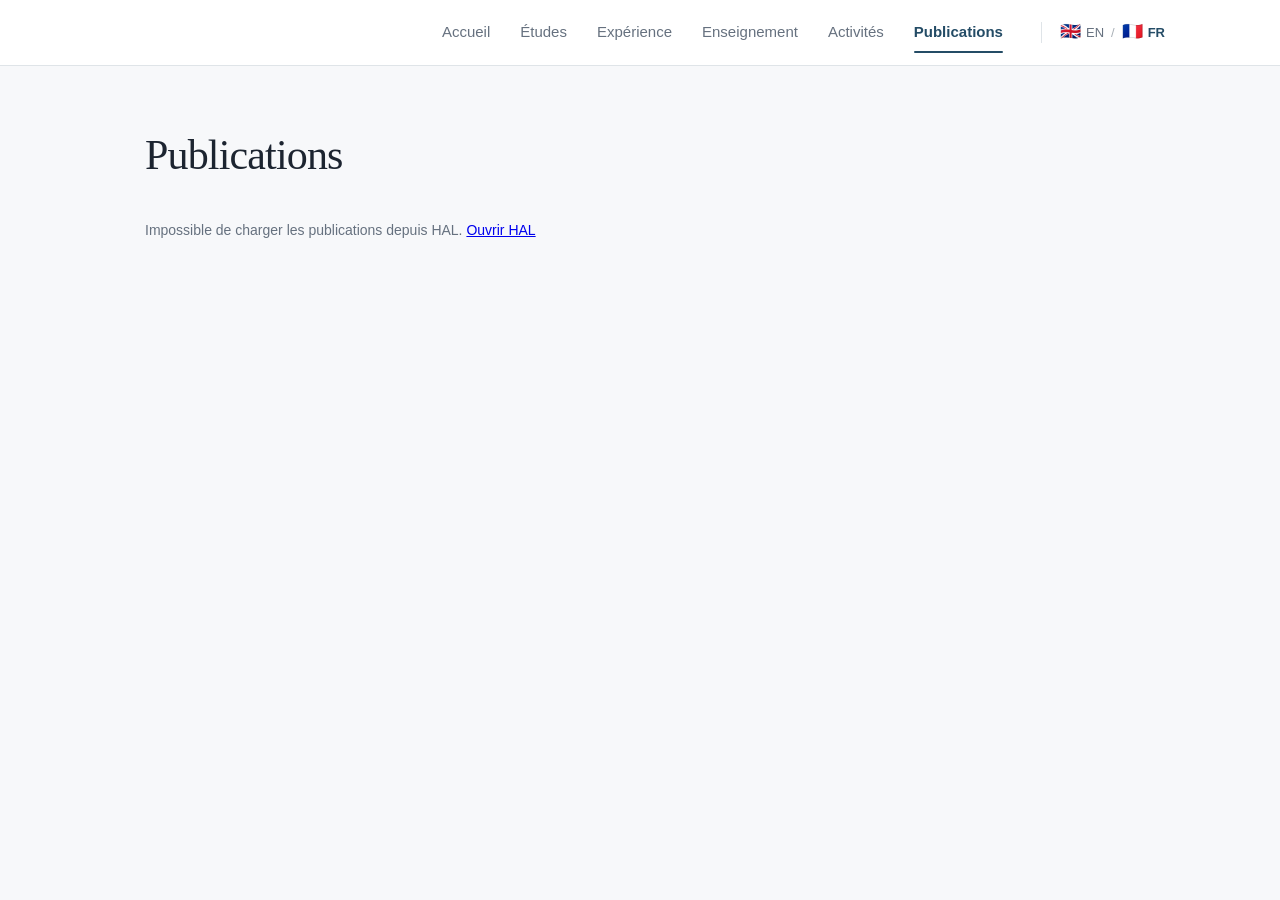
<file: fr/publications.html>
<!doctype html>
<html lang="fr">

<head>

  <meta charset="utf-8">

  <meta name="viewport"
        content="width=device-width, initial-scale=1">

  <title>
    Publications | Nicolas J. S. Testard
  </title>

  <meta
    name="description"
    content="Publications scientifiques de Nicolas J. S. Testard."
  >

  <link rel="stylesheet" href="../style.css">


  <link rel="canonical" href="https://nicolas-js-testard.github.io/fr/publications.html">

  <link rel="alternate" hreflang="en" href="https://nicolas-js-testard.github.io/publications.html">
  <link rel="alternate" hreflang="fr" href="https://nicolas-js-testard.github.io/fr/publications.html">
  <link rel="alternate" hreflang="x-default" href="https://nicolas-js-testard.github.io/publications.html">

</head>


<body>


<!-- ======================================================
     NAVIGATION
     ====================================================== -->

<nav class="navbar">
  <a href="index.html">Accueil</a>
  <a href="education.html">Études</a>
  <a href="experience.html">Expérience</a>
  <a href="teaching.html">Enseignement</a>
  <a href="activities.html">Activités</a>
  <a class="active" href="publications.html">Publications</a>

  <span class="lang-switch" aria-label="Choix de la langue">
    <a href="../publications.html" lang="en" hreflang="en">
      <span class="flag" aria-hidden="true">🇬🇧</span>
      EN
    </a>
    <span class="lang-separator" aria-hidden="true">/</span>
    <strong>
      <span class="flag" aria-hidden="true">🇫🇷</span>
      FR
    </strong>
  </span>
</nav>



<!-- ======================================================
     PAGE
     ====================================================== -->

<main class="page pubs">

  <h1>Publications</h1>

  <p id="hal-status">
    Chargement des publications depuis HAL...
  </p>

  <div id="hal-publications"></div>

</main>



<script>

/* =========================================================
   HAL API
   ========================================================= */

const HAL_API =
  "https://api.archives-ouvertes.fr/search/";



/* =========================================================
   AUTHOR
   ========================================================= */

const authorQuery = [

  'authFullName_s:"Nicolas J.S. Testard"',

  'authFullName_s:"Nicolas J S Testard"',

  'authFullName_s:"Nicolas J. S. Testard"',

  'authFullName_s:"Nicolas Testard"'

].join(" OR ");



/* =========================================================
   FIELDS RETRIEVED FROM HAL
   ========================================================= */

const fields = [

  "title_s",

  "authFullName_s",

  "docType_s",

  "journalTitle_s",

  "conferenceTitle_s",

  "bookTitle_s",

  "producedDateY_i",

  "volume_s",

  "issue_s",

  "page_s",

  "uri_s",

  "doiId_s",

  "halId_s",

  /* Used to distinguish
     international / national conferences */
  "audience_s"

].join(",");



/* =========================================================
   API REQUEST
   ========================================================= */

const params = new URLSearchParams({

  q: `(${authorQuery})`,

  fl: fields,

  rows: "100",

  sort: "producedDateY_i desc",

  wt: "json"

});


const url =
  `${HAL_API}?${params.toString()}`;


const status =
  document.getElementById("hal-status");


const container =
  document.getElementById("hal-publications");



/* =========================================================
   UTILITIES
   ========================================================= */

function first(value) {

  if (Array.isArray(value)) {

    return value[0];

  }

  return value;

}



function escapeHTML(value = "") {

  return String(value)

    .replaceAll("&", "&amp;")

    .replaceAll("<", "&lt;")

    .replaceAll(">", "&gt;")

    .replaceAll('"', "&quot;")

    .replaceAll("'", "&#039;");

}



/* =========================================================
   IDENTIFY MY NAME
   ========================================================= */

function isMe(name) {

  const normalized =
    String(name)

      .toLowerCase()

      .replaceAll(".", "")

      .replace(/\s+/g, " ")

      .trim();


  return (

    normalized.includes("testard")

    &&

    (
      normalized.includes("nicolas")
      ||
      normalized.startsWith("n ")
    )

  );

}



/* =========================================================
   FORMAT AUTHORS
   ========================================================= */

function formatAuthors(authors = []) {

  if (!Array.isArray(authors)) {

    authors = [authors];

  }


  return authors

    .map(author => {

      const safeAuthor =
        escapeHTML(author);


      if (isMe(author)) {

        return `<strong>${safeAuthor}</strong>`;

      }


      return safeAuthor;

    })

    .join(", ");

}



/* =========================================================
   JOURNAL / CONFERENCE NAME
   ========================================================= */

function getVenue(doc) {

  return (

    first(doc.journalTitle_s)

    ||

    first(doc.conferenceTitle_s)

    ||

    first(doc.bookTitle_s)

    ||

    ""

  );

}



/* =========================================================
   IEEE-LIKE REFERENCE
   ========================================================= */

function formatReference(doc) {

  const authors =
    formatAuthors(
      doc.authFullName_s || []
    );


  const title =
    escapeHTML(
      first(doc.title_s)
      || "Untitled"
    );


  const venue =
    escapeHTML(
      getVenue(doc)
    );


  const year =
    escapeHTML(
      doc.producedDateY_i || ""
    );


  const volume =
    escapeHTML(
      first(doc.volume_s) || ""
    );


  const issue =
    escapeHTML(
      first(doc.issue_s) || ""
    );


  const pages =
    escapeHTML(
      first(doc.page_s) || ""
    );


  const halURL =
    escapeHTML(
      first(doc.uri_s) || ""
    );


  const doi =
    escapeHTML(
      first(doc.doiId_s) || ""
    );


  /* -------------------------------------------------------
     Main reference
     ------------------------------------------------------- */

  let reference =
    `${authors}, “${title},”`;


  if (venue) {

    reference +=
      ` <em>${venue}</em>`;

  }


  if (volume) {

    reference +=
      `, vol. ${volume}`;

  }


  if (issue) {

    reference +=
      `, no. ${issue}`;

  }


  if (pages) {

    const pageLabel =

      pages.includes("-")
      ||
      pages.includes("–")

      ? "pp."

      : "p.";


    reference +=
      `, ${pageLabel} ${pages}`;

  }


  if (year) {

    reference +=
      `, ${year}`;

  }


  reference += ".";



  /* -------------------------------------------------------
     Links
     ------------------------------------------------------- */

  const links = [];


  if (halURL) {

    links.push(`

      <a
        class="link"
        href="${halURL}"
        target="_blank"
        rel="noopener noreferrer">

        HAL

      </a>

    `);

  }


  if (doi) {

    links.push(`

      <a
        class="link"
        href="https://doi.org/${encodeURI(doi)}"
        target="_blank"
        rel="noopener noreferrer">

        DOI

      </a>

    `);

  }


  return `

    ${reference}

    ${links.join(" ")}

  `;

}



/* =========================================================
   DOCUMENT CLASSIFICATION
   ========================================================= */

function getGroup(doc) {

  const type =
    first(doc.docType_s) || "";


  const audience =
    String(
      first(doc.audience_s) || ""
    );


  /* -------------------------------------------------------
     JOURNAL ARTICLES
     ------------------------------------------------------- */

  if (type === "ART") {

    return "journals";

  }



  /* -------------------------------------------------------
     CONFERENCE PAPERS

     HAL:
       audience = 2
       -> international

       audience = 0, 1 or 3
       -> national
     ------------------------------------------------------- */

  if (
    type === "COMM"
    ||
    type === "POSTER"
  ) {

    if (audience === "2") {

      return "internationalConferences";

    }


    if (
      audience === "0"
      ||
      audience === "1"
      ||
      audience === "3"
    ) {

      return "nationalConferences";

    }


    /*
      If HAL does not contain
      audience information,
      do not guess.
    */

    return "unclassifiedConferences";

  }



  /* -------------------------------------------------------
     THESES

     THESE = PhD thesis
     MEM   = Master's thesis / dissertation
     HDR   = Habilitation
     ------------------------------------------------------- */

  if (
    type === "THESE"
    ||
    type === "MEM"
    ||
    type === "HDR"
  ) {

    return "theses";

  }



  /* -------------------------------------------------------
     TECHNICAL / RESEARCH REPORTS
     ------------------------------------------------------- */

  if (type === "REPORT") {

    return "reports";

  }



  /* -------------------------------------------------------
     OTHER DOCUMENTS
     ------------------------------------------------------- */

  return "other";

}



/* =========================================================
   DISPLAY SECTION
   ========================================================= */

function renderSection(
  title,
  documents
) {

  if (documents.length === 0) {

    return "";

  }


  const items = documents

    .map(doc => `

      <li>

        ${formatReference(doc)}

      </li>

    `)

    .join("");


  return `

    <section>

      <h3>
        ${escapeHTML(title)}
      </h3>

      <ol class="bib">

        ${items}

      </ol>

    </section>

  `;

}



/* =========================================================
   LOAD DATA FROM HAL
   ========================================================= */

fetch(url, {

  /*
    Avoid keeping an old
    publication list in cache.
  */

  cache: "no-store"

})


.then(response => {


  if (!response.ok) {

    throw new Error(
      `HAL API error: ${response.status}`
    );

  }


  return response.json();

})


.then(data => {


  const documents =
    data?.response?.docs || [];



  /* =======================================================
     REMOVE DUPLICATES
     ======================================================= */

  const seen =
    new Set();


  const uniqueDocuments =
    documents.filter(doc => {


      const key =

        first(doc.halId_s)

        ||

        first(doc.uri_s)

        ||

        first(doc.title_s);


      if (!key) {

        return false;

      }


      if (seen.has(key)) {

        return false;

      }


      seen.add(key);


      return true;

    });



  /* =======================================================
     GROUPS
     ======================================================= */

  const groups = {

    journals: [],

    internationalConferences: [],

    nationalConferences: [],

    unclassifiedConferences: [],

    theses: [],

    reports: [],

    other: []

  };



  /* =======================================================
     CLASSIFY
     ======================================================= */

  uniqueDocuments.forEach(doc => {

    const group =
      getGroup(doc);


    groups[group].push(doc);

  });



  /* =======================================================
     DISPLAY
     ======================================================= */

  container.innerHTML = [


    renderSection(

      "Articles dans des revues internationales",

      groups.journals

    ),



    renderSection(

      "Conférences internationales avec comité de lecture",

      groups.internationalConferences

    ),



    renderSection(

      "Conférences nationales avec comité de lecture",

      groups.nationalConferences

    ),



    /*
      This section only appears
      if HAL has a conference without
      national/international information.
    */

    renderSection(

      "Autres communications en conférence",

      groups.unclassifiedConferences

    ),



    renderSection(

      "Thèses",

      groups.theses

    ),



    renderSection(

      "Rapports techniques et de recherche",

      groups.reports

    ),



    renderSection(

      "Autres publications",

      groups.other

    )


  ].join("");



  /* =======================================================
     STATUS
     ======================================================= */

  status.textContent =

    `${uniqueDocuments.length} publication${
      uniqueDocuments.length > 1
        ? "s"
        : ""
    } récupérée${uniqueDocuments.length > 1 ? "s" : ""} depuis HAL.`;

})


.catch(error => {


  console.error(error);


  status.innerHTML = `

    Impossible de charger les publications depuis HAL.

    <a
      href="https://hal.science/search/index/?q=Nicolas+Testard"
      target="_blank"
      rel="noopener noreferrer">

      Ouvrir HAL

    </a>

  `;

});


</script>


</body>

</html>
</file>
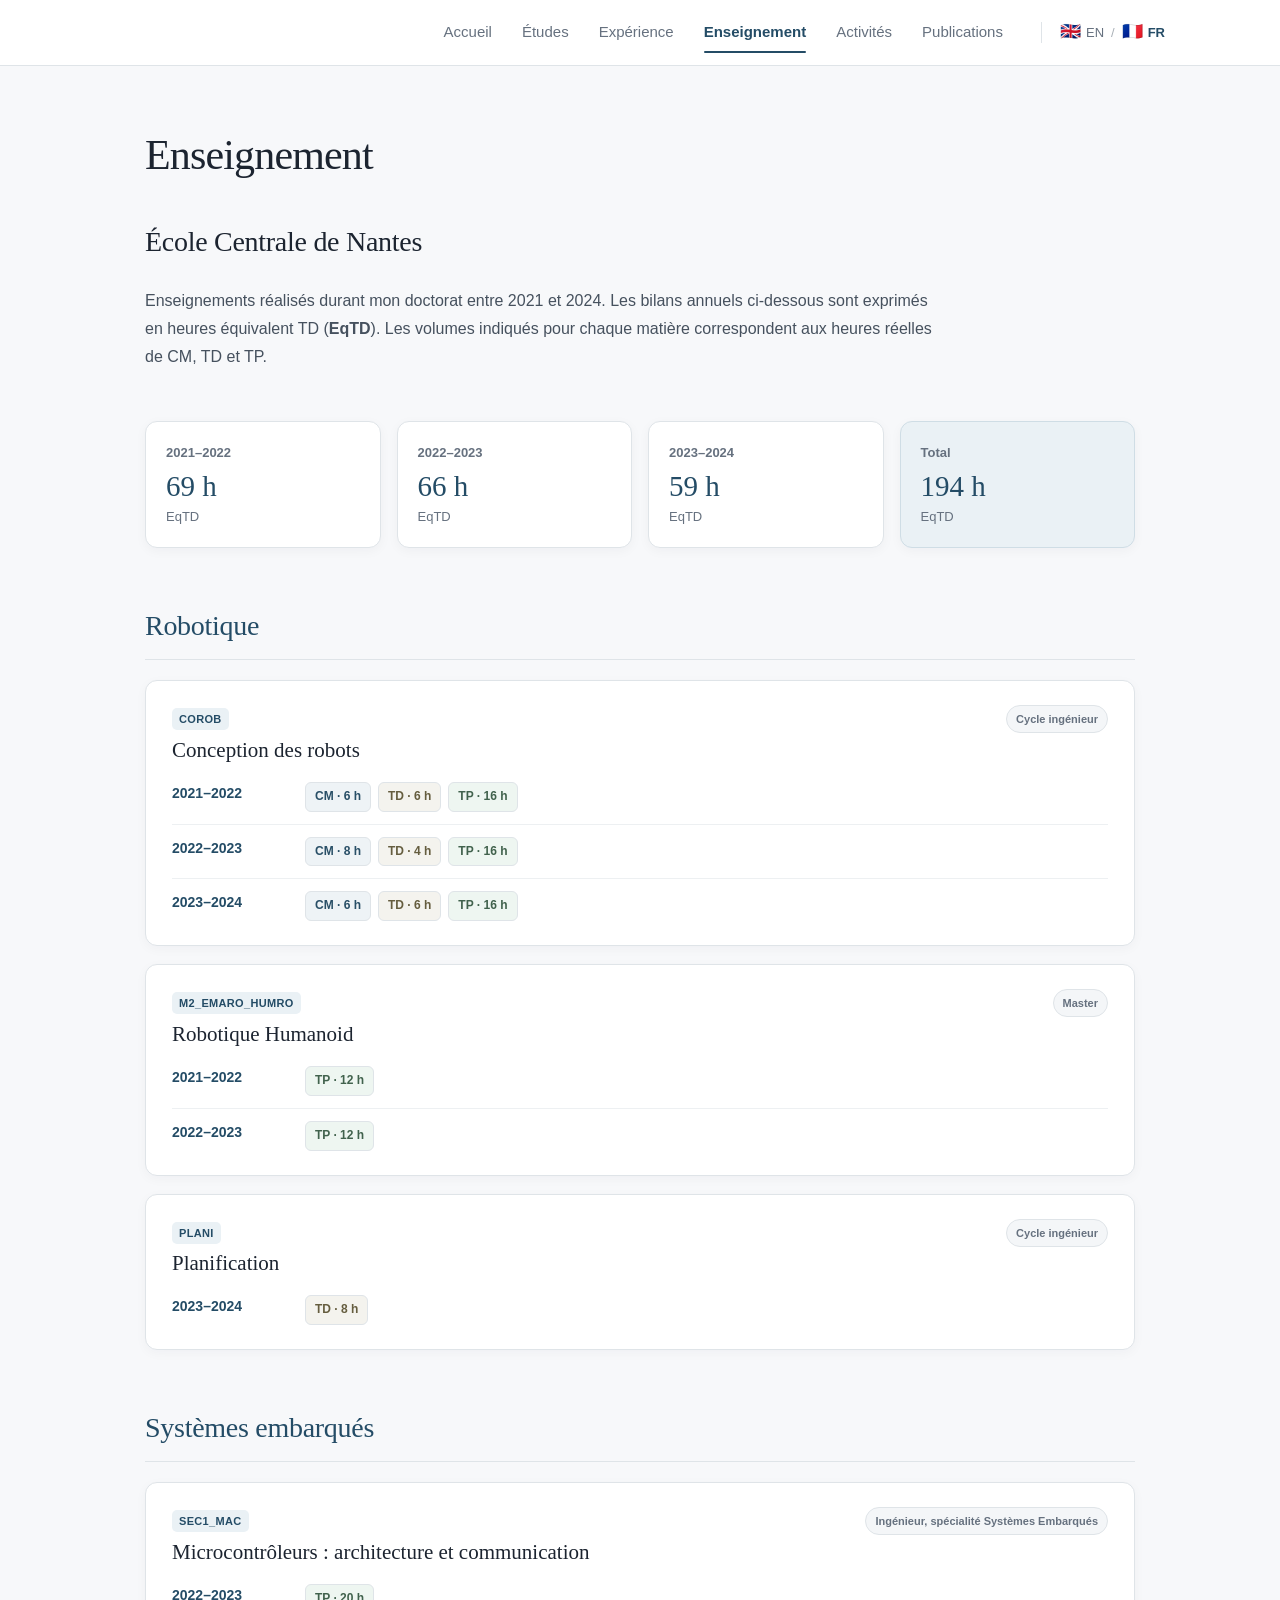
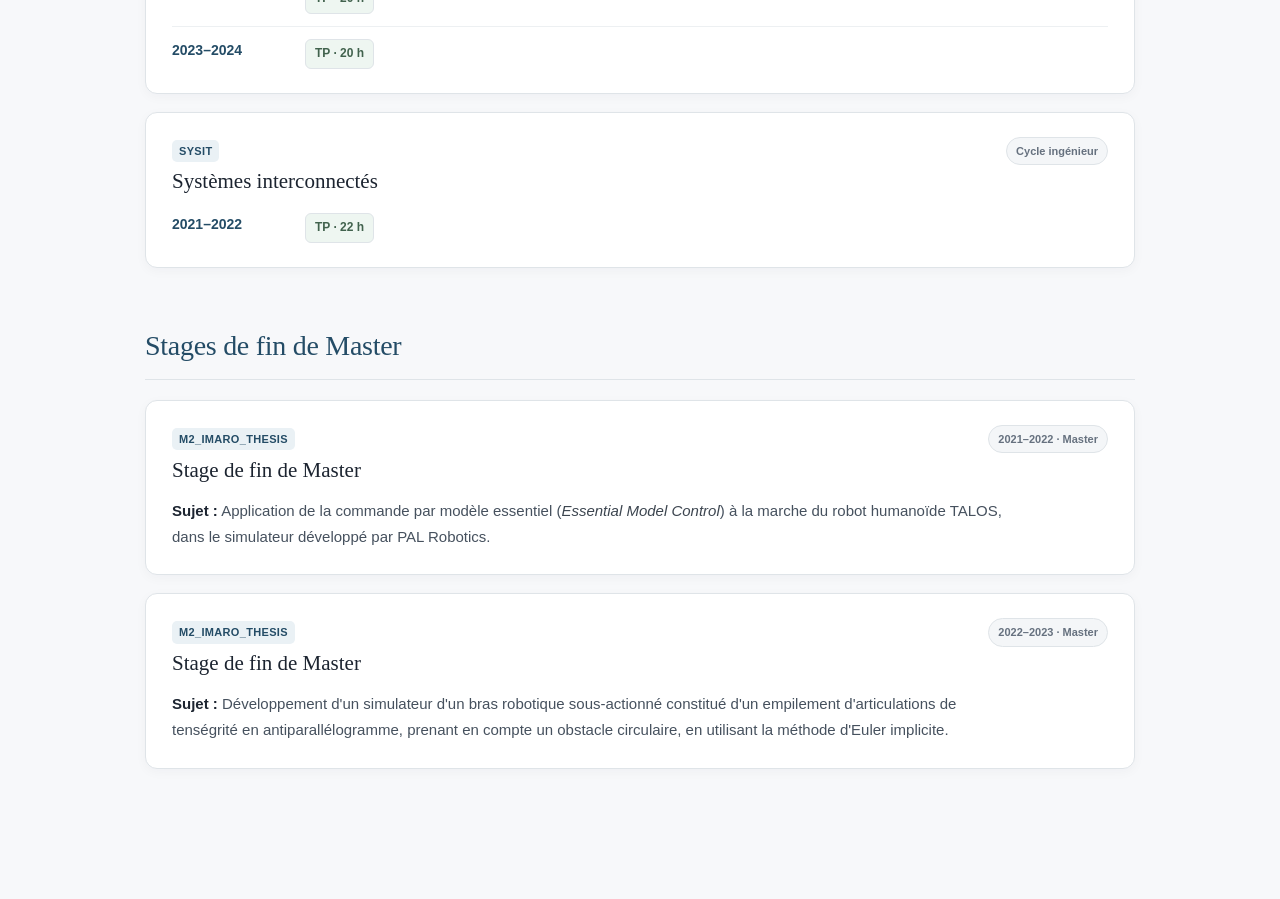
<file: fr/teaching.html>
<!doctype html>
<html lang="fr">

<head>
  <meta charset="utf-8">
  <meta name="viewport" content="width=device-width, initial-scale=1">

  <title>Enseignement | Nicolas J. S. Testard</title>

  <meta
    name="description"
    content="Enseignements réalisés par Nicolas J. S. Testard à l'École Centrale de Nantes de 2021 à 2024."
  >

  <meta name="author" content="Nicolas J. S. Testard">
  <meta name="robots" content="index, follow">

  <link rel="stylesheet" href="../style.css">

  <link rel="canonical" href="https://nicolas-js-testard.github.io/fr/teaching.html">
  <link rel="alternate" hreflang="en" href="https://nicolas-js-testard.github.io/teaching.html">
  <link rel="alternate" hreflang="fr" href="https://nicolas-js-testard.github.io/fr/teaching.html">
  <link rel="alternate" hreflang="x-default" href="https://nicolas-js-testard.github.io/teaching.html">
</head>

<body>

<nav class="navbar">
  <a href="index.html">Accueil</a>
  <a href="education.html">Études</a>
  <a href="experience.html">Expérience</a>
  <a class="active" href="teaching.html">Enseignement</a>
  <a href="activities.html">Activités</a>
  <a href="publications.html">Publications</a>

  <span class="lang-switch" aria-label="Choix de la langue">
    <a href="../teaching.html" lang="en" hreflang="en">
      <span class="flag" aria-hidden="true">🇬🇧</span>
      EN
    </a>
    <span class="lang-separator" aria-hidden="true">/</span>
    <strong>
      <span class="flag" aria-hidden="true">🇫🇷</span>
      FR
    </strong>
  </span>
</nav>

<main class="page teaching-page">

  <h1>Enseignement</h1>

  <section class="teaching-intro">
    <h2>École Centrale de Nantes</h2>
    <p>
      Enseignements réalisés durant mon doctorat entre 2021 et 2024.
      Les bilans annuels ci-dessous sont exprimés en heures équivalent TD
      (<strong>EqTD</strong>). Les volumes indiqués pour chaque matière
      correspondent aux heures réelles de CM, TD et TP.
    </p>
  </section>

  <section class="teaching-summary" aria-label="Résumé des volumes d'enseignement">

    <div class="teaching-stat">
      <span class="teaching-year">2021–2022</span>
      <strong>69 h</strong>
      <span>EqTD</span>
    </div>

    <div class="teaching-stat">
      <span class="teaching-year">2022–2023</span>
      <strong>66 h</strong>
      <span>EqTD</span>
    </div>

    <div class="teaching-stat">
      <span class="teaching-year">2023–2024</span>
      <strong>59 h</strong>
      <span>EqTD</span>
    </div>

    <div class="teaching-stat teaching-stat-total">
      <span class="teaching-year">Total</span>
      <strong>194 h</strong>
      <span>EqTD</span>
    </div>

  </section>

  <section class="teaching-category">
    <h2>Robotique</h2>

    <article class="course-card">
      <div class="course-header">
        <div>
          <span class="course-code">COROB</span>
          <h3>Conception des robots</h3>
        </div>
        <span class="course-level">Cycle ingénieur</span>
      </div>

      <div class="course-years">
        <div class="course-year-row">
          <strong>2021–2022</strong>
          <div class="course-hours">
            <span class="hour-badge lecture">CM · 6 h</span>
            <span class="hour-badge tutorial">TD · 6 h</span>
            <span class="hour-badge practical">TP · 16 h</span>
          </div>
        </div>

        <div class="course-year-row">
          <strong>2022–2023</strong>
          <div class="course-hours">
            <span class="hour-badge lecture">CM · 8 h</span>
            <span class="hour-badge tutorial">TD · 4 h</span>
            <span class="hour-badge practical">TP · 16 h</span>
          </div>
        </div>

        <div class="course-year-row">
          <strong>2023–2024</strong>
          <div class="course-hours">
            <span class="hour-badge lecture">CM · 6 h</span>
            <span class="hour-badge tutorial">TD · 6 h</span>
            <span class="hour-badge practical">TP · 16 h</span>
          </div>
        </div>
      </div>
    </article>

    <article class="course-card">
      <div class="course-header">
        <div>
          <span class="course-code">M2_EMARO_HUMRO</span>
          <h3>Robotique Humanoid</h3>
        </div>
        <span class="course-level">Master</span>
      </div>

      <div class="course-years">
        <div class="course-year-row">
          <strong>2021–2022</strong>
          <div class="course-hours">
            <span class="hour-badge practical">TP · 12 h</span>
          </div>
        </div>

        <div class="course-year-row">
          <strong>2022–2023</strong>
          <div class="course-hours">
            <span class="hour-badge practical">TP · 12 h</span>
          </div>
        </div>
      </div>
    </article>

    <article class="course-card">
      <div class="course-header">
        <div>
          <span class="course-code">PLANI</span>
          <h3>Planification</h3>
        </div>
        <span class="course-level">Cycle ingénieur</span>
      </div>

      <div class="course-years">
        <div class="course-year-row">
          <strong>2023–2024</strong>
          <div class="course-hours">
            <span class="hour-badge tutorial">TD · 8 h</span>
          </div>
        </div>
      </div>
    </article>

  </section>

  <section class="teaching-category">
    <h2>Systèmes embarqués</h2>

    <article class="course-card">
      <div class="course-header">
        <div>
          <span class="course-code">SEC1_MAC</span>
          <h3>Microcontrôleurs : architecture et communication</h3>
        </div>
        <span class="course-level">Ingénieur, spécialité Systèmes Embarqués</span>
      </div>

      <div class="course-years">
        <div class="course-year-row">
          <strong>2022–2023</strong>
          <div class="course-hours">
            <span class="hour-badge practical">TP · 20 h</span>
          </div>
        </div>

        <div class="course-year-row">
          <strong>2023–2024</strong>
          <div class="course-hours">
            <span class="hour-badge practical">TP · 20 h</span>
          </div>
        </div>
      </div>
    </article>

    <article class="course-card">
      <div class="course-header">
        <div>
          <span class="course-code">SYSIT</span>
          <h3>Systèmes interconnectés</h3>
        </div>
        <span class="course-level">Cycle ingénieur</span>
      </div>

      <div class="course-years">
        <div class="course-year-row">
          <strong>2021–2022</strong>
          <div class="course-hours">
            <span class="hour-badge practical">TP · 22 h</span>
          </div>
        </div>
      </div>
    </article>

  </section>

    <section class="teaching-category master-internships">
    <h2>Stages de fin de Master</h2>

    <article class="course-card internship-card">
      <div class="course-header">
        <div>
          <span class="course-code">M2_IMARO_THESIS</span>
          <h3>Stage de fin de Master</h3>
        </div>
        <span class="course-level">2021–2022 · Master</span>
      </div>

      <p class="internship-subject">
        <strong>Sujet :</strong>
        Application de la commande par modèle essentiel
        (<em>Essential Model Control</em>) à la marche du robot humanoïde TALOS,
        dans le simulateur développé par PAL Robotics.
      </p>
    </article>

    <article class="course-card internship-card">
      <div class="course-header">
        <div>
          <span class="course-code">M2_IMARO_THESIS</span>
          <h3>Stage de fin de Master</h3>
        </div>
        <span class="course-level">2022–2023 · Master</span>
      </div>

      <p class="internship-subject">
        <strong>Sujet :</strong>
        Développement d'un simulateur d'un bras robotique sous-actionné
        constitué d'un empilement d'articulations de tenségrité en
        antiparallélogramme, prenant en compte un obstacle circulaire,
        en utilisant la méthode d'Euler implicite.
      </p>
    </article>

  </section>

</main>

</body>
</html>
</file>
<file: style.css>
/* =========================================================
   VARIABLES
   ========================================================= */

:root {

  --background: #f7f8fa;

  --surface: #ffffff;

  --text: #1c2430;

  --muted: #66717f;

  --accent: #244c66;

  --accent-light: #eaf1f5;

  --border: #dfe4e8;

  --max-width: 1050px;

  --radius: 12px;

}



/* =========================================================
   RESET
   ========================================================= */

* {
  box-sizing: border-box;
}


html {
  scroll-behavior: smooth;
}


body {

  margin: 0;

  background: var(--background);

  color: var(--text);

  font-family:
    -apple-system,
    BlinkMacSystemFont,
    "Segoe UI",
    Roboto,
    Helvetica,
    Arial,
    sans-serif;

  line-height: 1.65;

}



/* =========================================================
   GENERAL LINKS
   ========================================================= */

a {

  transition:
    color 0.2s ease,
    background 0.2s ease,
    border-color 0.2s ease,
    transform 0.2s ease,
    box-shadow 0.2s ease;

}



/* =========================================================
   NAVIGATION
   ========================================================= */

.navbar {

  position: sticky;

  top: 0;

  z-index: 100;

  display: flex;

  justify-content: flex-end;

  align-items: center;

  gap: 30px;

  padding:
    20px
    max(25px, calc((100% - var(--max-width)) / 2));

  background: rgba(255, 255, 255, 0.94);

  backdrop-filter: blur(12px);

  -webkit-backdrop-filter: blur(12px);

  border-bottom: 1px solid var(--border);

}


.navbar a {

  position: relative;

  color: var(--muted);

  text-decoration: none;

  font-size: 15px;

  font-weight: 500;

}


.navbar a:hover {

  color: var(--accent);

}


.navbar a.active {

  color: var(--accent);

  font-weight: 650;

}


.navbar a.active::after {

  content: "";

  position: absolute;

  left: 0;

  right: 0;

  bottom: -8px;

  height: 2px;

  background: var(--accent);

  border-radius: 3px;

}



/* =========================================================
   MAIN PAGE
   ========================================================= */

.page {

  width: 100%;

  max-width: var(--max-width);

  margin: 0 auto;

  padding: 65px 30px 80px;

}


.page > h1 {

  margin-top: 0;

  margin-bottom: 40px;

  font-family:
    Georgia,
    "Times New Roman",
    serif;

  font-size: 42px;

  font-weight: 500;

  line-height: 1.15;

  letter-spacing: -0.02em;

}



/* =========================================================
   HERO
   ========================================================= */

.hero {

  display: flex;

  justify-content: space-between;

  align-items: center;

  gap: 70px;

  padding: 45px 0 65px;

  border-bottom: 1px solid var(--border);

}


.hero-text {

  flex: 1;

}


.hero h1 {

  margin: 0 0 10px;

  font-family:
    Georgia,
    "Times New Roman",
    serif;

  font-size: clamp(42px, 6vw, 64px);

  font-weight: 500;

  line-height: 1.08;

  letter-spacing: -0.035em;

}


.subtitle {

  margin: 0 0 12px;

  color: var(--accent);

  font-size: 21px;

  font-weight: 500;

}



/* =========================================================
   EMAIL
   ========================================================= */

.email {

  margin: 0;

  font-size: 15px;

}


.email a {

  display: inline-flex;

  align-items: center;

  gap: 7px;

  color: var(--muted);

  text-decoration: none;

}


.email a:hover {

  color: var(--accent);

  text-decoration: underline;

}



/* =========================================================
   PHOTO
   ========================================================= */

.photo {
  width: min(240px, 24vw);
  height: auto;
  max-height: 390px;

  flex-shrink: 0;

  object-fit: contain;
  object-position: center top;

  border-radius: 18px;

  border: 5px solid var(--surface);

  box-shadow:
    0 10px 30px rgba(30, 45, 60, 0.12),
    0 0 0 1px var(--border);
}

/* =========================================================
   SOCIAL / ACADEMIC LINKS
   ========================================================= */

.social-links {

  display: flex;

  flex-wrap: wrap;

  gap: 10px;

  margin-top: 22px;

}


.social-links a {

  display: inline-flex;

  align-items: center;

  justify-content: center;

  gap: 8px;

  min-height: 40px;

  padding: 8px 13px;

  background: var(--surface);

  color: #37424d;

  border: 1px solid var(--border);

  border-radius: 8px;

  text-decoration: none;

  font-size: 13px;

  font-weight: 600;

  box-shadow:
    0 2px 6px rgba(20, 35, 50, 0.035);

}


.social-links a:hover {

  transform: translateY(-2px);

  background: #ffffff;

  border-color: #bcc9d1;

  box-shadow:
    0 5px 13px rgba(20, 35, 50, 0.09);

}



/* =========================================================
   SOCIAL LOGOS
   ========================================================= */

.social-brand {

  width: 21px;

  text-align: center;

  flex-shrink: 0;

  font-size: 21px;

  line-height: 1;

}


/* LinkedIn official blue */

.linkedin-icon {

  color: #0A66C2;

}


/* ResearchGate */

.researchgate-icon {

  color: #00CCBB;

}


/* ORCID */

.orcid-icon {

  color: #A6CE39;

}

/* YouTube official red */

.youtube-icon {
  color: #FF0000;
}



/* Google Scholar */

.social-icon {

  display: block;

  width: 20px;

  height: 20px;

  object-fit: contain;

  flex-shrink: 0;

}



/* =========================================================
   SECTIONS
   ========================================================= */

section {

  margin: 50px 0;

}


section h2 {

  margin: 0 0 22px;

  font-family:
    Georgia,
    "Times New Roman",
    serif;

  font-size: 28px;

  font-weight: 500;

  letter-spacing: -0.01em;

}


section h3 {

  margin-top: 35px;

  font-size: 20px;

  font-weight: 650;

}



/* =========================================================
   ABOUT
   ========================================================= */

.about {

  max-width: 760px;

}


.about p {

  margin-bottom: 0;

  color: #46515e;

  font-size: 17px;

  line-height: 1.8;

}



/* =========================================================
   HOME CARDS
   ========================================================= */

.cards {

  display: grid;

  grid-template-columns: repeat(6, 1fr);

  gap: 20px;

  margin-top: 50px;

}

.cards > .card {
  grid-column: span 2;
}

/* With five cards, center the two cards on the second row. */
.cards > .card:nth-child(4) {
  grid-column: 2 / span 2;
}

.cards > .card:nth-child(5) {
  grid-column: 4 / span 2;
}



.card {

  position: relative;

  display: block;

  min-height: 175px;

  padding: 28px;

  background: var(--surface);

  color: var(--text);

  text-decoration: none;

  border: 1px solid var(--border);

  border-radius: var(--radius);

  box-shadow:
    0 3px 12px rgba(20, 35, 50, 0.04);

  overflow: hidden;

}


.card:hover {

  transform: translateY(-5px);

  border-color: #b9c9d2;

  box-shadow:
    0 14px 32px rgba(20, 35, 50, 0.09);

}


.card h3 {

  margin: 0 0 10px;

  font-family:
    Georgia,
    "Times New Roman",
    serif;

  font-size: 23px;

  font-weight: 500;

  color: var(--accent);

}


.card p {

  max-width: 230px;

  margin: 0;

  color: var(--muted);

  font-size: 15px;

}


.card-arrow {

  position: absolute;

  right: 24px;

  bottom: 18px;

  color: var(--accent);

  font-size: 23px;

  transition: transform 0.2s ease;

}


.card:hover .card-arrow {

  transform: translateX(5px);

}



/* =========================================================
   EDUCATION
   ========================================================= */

.timeline {

  list-style: none;

  margin: 0;

  padding: 0 0 0 25px;

  border-left: 2px solid var(--border);

}


.timeline li {

  position: relative;

  margin: 0 0 20px;

  padding: 5px 0 20px 25px;

}


.timeline li::before {

  content: "";

  position: absolute;

  left: -32px;

  top: 11px;

  width: 12px;

  height: 12px;

  background: var(--accent);

  border: 4px solid var(--background);

  border-radius: 50%;

}


.timeline strong {

  color: var(--accent);

}



/* =========================================================
   PROFESSIONAL EXPERIENCE
   ========================================================= */

.entry {

  margin-bottom: 20px;

  padding: 25px 28px;

  background: var(--surface);

  border: 1px solid var(--border);

  border-radius: var(--radius);

  box-shadow:
    0 3px 12px rgba(20, 35, 50, 0.035);

}


.entry-head {

  display: flex;

  justify-content: space-between;

  align-items: baseline;

  gap: 30px;

  margin-bottom: 5px;

}


.entry-head strong:first-child {

  color: var(--text);

  font-size: 18px;

}


.entry-head strong:last-child {

  color: var(--accent);

  white-space: nowrap;

}


.entry em {

  color: var(--muted);

}


.entry p {

  margin-bottom: 0;

}



/* =========================================================
   PUBLICATIONS
   ========================================================= */

.pubs h3 {

  margin-top: 45px;

  margin-bottom: 18px;

  padding-bottom: 10px;

  font-family:
    Georgia,
    "Times New Roman",
    serif;

  font-size: 22px;

  font-weight: 500;

  color: var(--accent);

  border-bottom: 1px solid var(--border);

}


#hal-status {

  margin-bottom: 30px;

  color: var(--muted);

  font-size: 14px;

}


.bib {

  margin: 0;

  padding-left: 38px;

}


.bib li {

  margin-bottom: 18px;

  padding: 5px 0 18px 8px;

  border-bottom: 1px solid #e8ecef;

}


.bib li:last-child {

  border-bottom: none;

}


.bib li::marker {

  color: var(--accent);

  font-weight: 700;

}


.bib strong {

  color: var(--text);

}


.bib em {

  color: #3d4650;

}



/* =========================================================
   HAL / DOI BUTTONS
   ========================================================= */

.link {

  display: inline-block;

  margin-left: 8px;

  padding: 2px 9px;

  background: var(--accent-light);

  color: var(--accent) !important;

  text-decoration: none;

  font-size: 12px;

  font-weight: 650;

  border-radius: 5px;

}


.link:hover {

  background: #dae7ed;

}



/* =========================================================
   FOOTER
   ========================================================= */

footer {

  max-width: var(--max-width);

  margin: 0 auto;

  padding: 25px 30px 35px;

  color: var(--muted);

  font-size: 13px;

  border-top: 1px solid var(--border);

}


footer p {

  margin: 0;

}



/* =========================================================
   MOBILE
   ========================================================= */

@media (max-width: 750px) {


  .navbar {

    justify-content: center;

    gap: 17px;

    padding: 17px 15px;

    flex-wrap: wrap;

  }


  .navbar a {

    font-size: 14px;

  }


  .page {

    padding: 40px 20px 60px;

  }


  .hero {

    flex-direction: column-reverse;

    align-items: flex-start;

    gap: 35px;

    padding-top: 20px;

    padding-bottom: 50px;

  }


  .photo {

    width: min(190px, 55vw);
    height: auto;
    max-height: 300px;

  }


  .hero h1 {

    font-size: 42px;

  }


  .subtitle {

    font-size: 19px;

  }


  .social-links {

    gap: 8px;

  }


  .social-links a {

    padding: 7px 10px;

    font-size: 12px;

  }


  .social-brand {

    width: 19px;

    font-size: 19px;

  }


  .social-icon {

    width: 18px;

    height: 18px;

  }


  .cards {

    grid-template-columns: 1fr;

  }

  .cards > .card,
  .cards > .card:nth-child(4),
  .cards > .card:nth-child(5) {

    grid-column: auto;

  }


  .card {

    min-height: 150px;

  }


  .entry {

    padding: 20px;

  }


  .entry-head {

    flex-direction: column;

    align-items: flex-start;

    gap: 2px;

  }


  .page > h1 {

    font-size: 35px;

  }


  .bib {

    padding-left: 30px;

  }


  footer {

    padding-left: 20px;

    padding-right: 20px;

  }

}



/* =========================================================
   VERY SMALL SCREENS
   ========================================================= */

@media (max-width: 450px) {


  .navbar {

    gap: 12px;

  }


  .navbar a {

    font-size: 13px;

  }


  .hero h1 {

    font-size: 36px;

  }


  .photo {

    width: min(165px, 58vw);
    height: auto;
    max-height: 260px;

  }


  .social-links {

    width: 100%;

  }


  .social-links a {

    padding: 7px 9px;

  }

}



/* =========================================================
   PRINT
   ========================================================= */

@media print {


  .navbar,
  footer {

    display: none;

  }


  body {

    background: white;

  }


  .page {

    max-width: none;

    padding: 0;

  }


  .entry,
  .card {

    box-shadow: none;

  }

}


/* =========================================================
   TEACHING
   ========================================================= */

.teaching-intro {
  max-width: 800px;
  margin-top: 0;
}

.teaching-intro p {
  color: #46515e;
  font-size: 16px;
  line-height: 1.75;
}

.teaching-summary {
  display: grid;
  grid-template-columns: repeat(4, 1fr);
  gap: 16px;
  margin: 32px 0 55px;
}

.teaching-stat {
  display: flex;
  flex-direction: column;
  justify-content: center;
  min-height: 125px;
  padding: 20px;
  background: var(--surface);
  border: 1px solid var(--border);
  border-radius: var(--radius);
  box-shadow: 0 3px 12px rgba(20, 35, 50, 0.04);
}

.teaching-stat .teaching-year {
  margin-bottom: 7px;
  color: var(--muted);
  font-size: 13px;
  font-weight: 600;
}

.teaching-stat strong {
  color: var(--accent);
  font-family: Georgia, "Times New Roman", serif;
  font-size: 29px;
  font-weight: 500;
  line-height: 1.1;
}

.teaching-stat > span:last-child {
  margin-top: 3px;
  color: var(--muted);
  font-size: 13px;
}

.teaching-stat-total {
  background: var(--accent-light);
  border-color: #cfdde5;
}

.teaching-category {
  margin-top: 55px;
}

.teaching-category > h2 {
  margin-bottom: 20px;
  padding-bottom: 10px;
  color: var(--accent);
  border-bottom: 1px solid var(--border);
}

.course-card {
  margin-bottom: 18px;
  padding: 24px 26px;
  background: var(--surface);
  border: 1px solid var(--border);
  border-radius: var(--radius);
  box-shadow: 0 3px 12px rgba(20, 35, 50, 0.035);
}

.course-header {
  display: flex;
  justify-content: space-between;
  align-items: flex-start;
  gap: 25px;
  margin-bottom: 18px;
}

.course-header h3 {
  margin: 5px 0 0;
  color: var(--text);
  font-family: Georgia, "Times New Roman", serif;
  font-size: 21px;
  font-weight: 500;
  line-height: 1.3;
}

.course-original {
  color: var(--muted);
  font-size: 15px;
  font-family:
    -apple-system,
    BlinkMacSystemFont,
    "Segoe UI",
    Roboto,
    Helvetica,
    Arial,
    sans-serif;
  font-weight: 400;
}

.course-code {
  display: inline-block;
  padding: 2px 7px;
  color: var(--accent);
  background: var(--accent-light);
  border-radius: 5px;
  font-size: 11px;
  font-weight: 700;
  letter-spacing: 0.03em;
}

.course-level {
  flex-shrink: 0;
  max-width: 250px;
  padding: 4px 9px;
  color: var(--muted);
  background: #f4f6f8;
  border: 1px solid var(--border);
  border-radius: 999px;
  font-size: 11px;
  font-weight: 600;
  text-align: center;
}

.course-years {
  display: flex;
  flex-direction: column;
}

.course-year-row {
  display: grid;
  grid-template-columns: 115px 1fr;
  gap: 18px;
  align-items: start;
  padding: 12px 0;
  border-top: 1px solid #edf0f2;
}

.course-year-row:first-child {
  border-top: none;
  padding-top: 0;
}

.course-year-row:last-child {
  padding-bottom: 0;
}

.course-year-row > strong {
  color: var(--accent);
  font-size: 14px;
}

.course-hours {
  display: flex;
  flex-wrap: wrap;
  gap: 7px;
}

.hour-badge {
  display: inline-block;
  padding: 4px 9px;
  border: 1px solid var(--border);
  border-radius: 6px;
  font-size: 12px;
  font-weight: 600;
}

.hour-badge.lecture {
  background: #eef3f6;
  color: #294f67;
}

.hour-badge.tutorial {
  background: #f4f3ee;
  color: #655d3f;
}

.hour-badge.practical {
  background: #eef6f1;
  color: #41624d;
}

@media (max-width: 950px) and (min-width: 751px) {

  .cards {
    grid-template-columns: repeat(2, 1fr);
  }

  .cards > .card,
  .cards > .card:nth-child(4),
  .cards > .card:nth-child(5) {
    grid-column: auto;
  }

  .teaching-summary {
    grid-template-columns: repeat(2, 1fr);
  }

}

@media (max-width: 750px) {

  .teaching-summary {
    grid-template-columns: repeat(2, 1fr);
  }

  .course-header {
    flex-direction: column;
    gap: 10px;
  }

  .course-level {
    max-width: none;
  }

  .course-year-row {
    grid-template-columns: 1fr;
    gap: 7px;
  }

}

@media (max-width: 450px) {

  .teaching-summary {
    grid-template-columns: 1fr;
  }

  .course-card {
    padding: 20px;
  }

}


/* Master's final-year internship topics */

.internship-card .course-header {
  margin-bottom: 14px;
}

.internship-subject {
  max-width: 850px;
  margin: 0;
  color: #46515e;
  font-size: 15px;
  line-height: 1.75;
}

.internship-subject strong {
  color: var(--text);
}

.internship-subject em {
  color: #3d4650;
}


/* =========================================================
   ADDITIONAL ACTIVITIES
   ========================================================= */

.activities-intro {
  max-width: 790px;
  margin: -15px 0 42px;

  color: #46515e;

  font-size: 17px;
  line-height: 1.8;
}

.activities-list {
  display: grid;
  grid-template-columns: 1fr;

  gap: 26px;

  margin: 0;
}


/* ---------------------------------------------------------
   Main activity card
   --------------------------------------------------------- */

.activity-card {
  overflow: hidden;

  background: var(--surface);

  border: 1px solid #d5dde3;
  border-radius: 15px;

  box-shadow:
    0 8px 24px rgba(20, 35, 50, 0.07);

  transition:
    transform 0.2s ease,
    box-shadow 0.2s ease,
    border-color 0.2s ease;
}

.activity-card:hover {
  transform: translateY(-3px);

  border-color: #b9c8d1;

  box-shadow:
    0 14px 32px rgba(20, 35, 50, 0.11);
}

.activity-featured {
  border-left: 5px solid var(--accent);
}


/* ---------------------------------------------------------
   Card header
   --------------------------------------------------------- */

.activity-card-header {
  padding: 25px 30px 22px;

  background:
    linear-gradient(
      180deg,
      #ffffff 0%,
      #fbfcfd 100%
    );

  border-bottom: 1px solid #e7ebee;
}

.activity-meta {
  display: flex;
  align-items: center;
  flex-wrap: wrap;

  gap: 10px;

  margin-bottom: 17px;
}

.activity-year {
  display: inline-flex;
  align-items: center;
  justify-content: center;

  min-height: 38px;

  padding: 7px 14px;

  background: var(--accent);
  color: #ffffff;

  border-radius: 8px;

  font-size: 16px;
  font-weight: 750;
  line-height: 1;
}

.activity-type {
  display: inline-flex;
  align-items: center;

  min-height: 38px;

  padding: 7px 13px;

  background: var(--accent-light);
  color: var(--accent);

  border: 1px solid #cad9e1;
  border-radius: 8px;

  font-size: 14px;
  font-weight: 650;
  line-height: 1.15;
}

.activity-card-header h2 {
  margin: 0;

  color: var(--text);

  font-family:
    Georgia,
    "Times New Roman",
    serif;

  font-size: 25px;
  font-weight: 500;
  line-height: 1.35;
}


/* ---------------------------------------------------------
   Card body
   --------------------------------------------------------- */

.activity-card-body {
  padding: 23px 30px 27px;
}

.activity-card-body p {
  max-width: 880px;

  margin: 0 0 15px;

  color: #46515e;

  font-size: 15.5px;
  line-height: 1.75;
}

.activity-card-body p:last-child {
  margin-bottom: 0;
}

.activity-location {
  padding: 13px 16px;

  background: #f5f8fa;

  border-left: 3px solid var(--accent);
  border-radius: 7px;

  color: var(--muted) !important;
}

.activity-location strong {
  color: var(--accent);
}

.activity-organization {
  color: var(--muted) !important;

  font-size: 14.5px !important;
  font-style: italic;
}


.activity-link {
  margin-top: 12px !important;
}

.activity-link a {
  display: inline-flex;
  align-items: center;

  padding: 7px 12px;

  background: var(--accent-light);
  color: var(--accent);

  border: 1px solid #cad9e1;
  border-radius: 7px;

  text-decoration: none;

  font-size: 13px;
  font-weight: 650;
}

.activity-link a:hover {
  background: #dce8ee;
  border-color: #b9cbd5;
}


/* ---------------------------------------------------------
   Lists
   --------------------------------------------------------- */

.activity-bullets {
  max-width: 850px;

  margin: 15px 0 0;
  padding-left: 24px;

  color: #46515e;
}

.activity-bullets li {
  margin-bottom: 9px;
  padding-left: 5px;

  line-height: 1.65;
}

.activity-bullets li:last-child {
  margin-bottom: 0;
}


/* ---------------------------------------------------------
   Mobile
   --------------------------------------------------------- */

@media (max-width: 750px) {

  .activities-intro {
    font-size: 16px;
  }

  .activity-card-header {
    padding: 22px;
  }

  .activity-card-body {
    padding: 20px 22px 23px;
  }

  .activity-card-header h2 {
    font-size: 22px;
  }

  .activity-year {
    min-height: 34px;

    padding: 6px 11px;

    font-size: 14px;
  }

  .activity-type {
    min-height: 34px;

    padding: 6px 11px;

    font-size: 12px;
  }

}

/* =========================================================
   LANGUAGE SWITCH
   ========================================================= */

.lang-switch {
  display: inline-flex;
  align-items: center;
  gap: 7px;

  margin-left: 8px;
  padding-left: 18px;

  border-left: 1px solid var(--border);

  font-size: 13px;
  white-space: nowrap;
}

.lang-switch a,
.lang-switch strong {
  display: inline-flex;
  align-items: center;
  gap: 5px;
}

.lang-switch a {
  color: var(--muted);
  text-decoration: none;
  font-size: 13px;
  font-weight: 500;
}

.lang-switch a:hover {
  color: var(--accent);
}

.lang-switch strong {
  color: var(--accent);
  font-size: 13px;
  font-weight: 700;
}

.lang-separator {
  color: #a9b0b7;
}

.flag {
  display: inline-block;

  font-size: 17px;
  line-height: 1;

  /* Slight optical alignment with EN / FR */
  transform: translateY(-1px);
}

@media (max-width: 750px) {

  .lang-switch {
    margin-left: 0;
    padding-left: 12px;
    gap: 6px;
  }

  .flag {
    font-size: 16px;
  }

}

@media (max-width: 450px) {

  .lang-switch {
    padding-left: 8px;
  }

  .lang-switch a,
  .lang-switch strong {
    gap: 4px;
  }

  .flag {
    font-size: 15px;
  }

}
</file>
